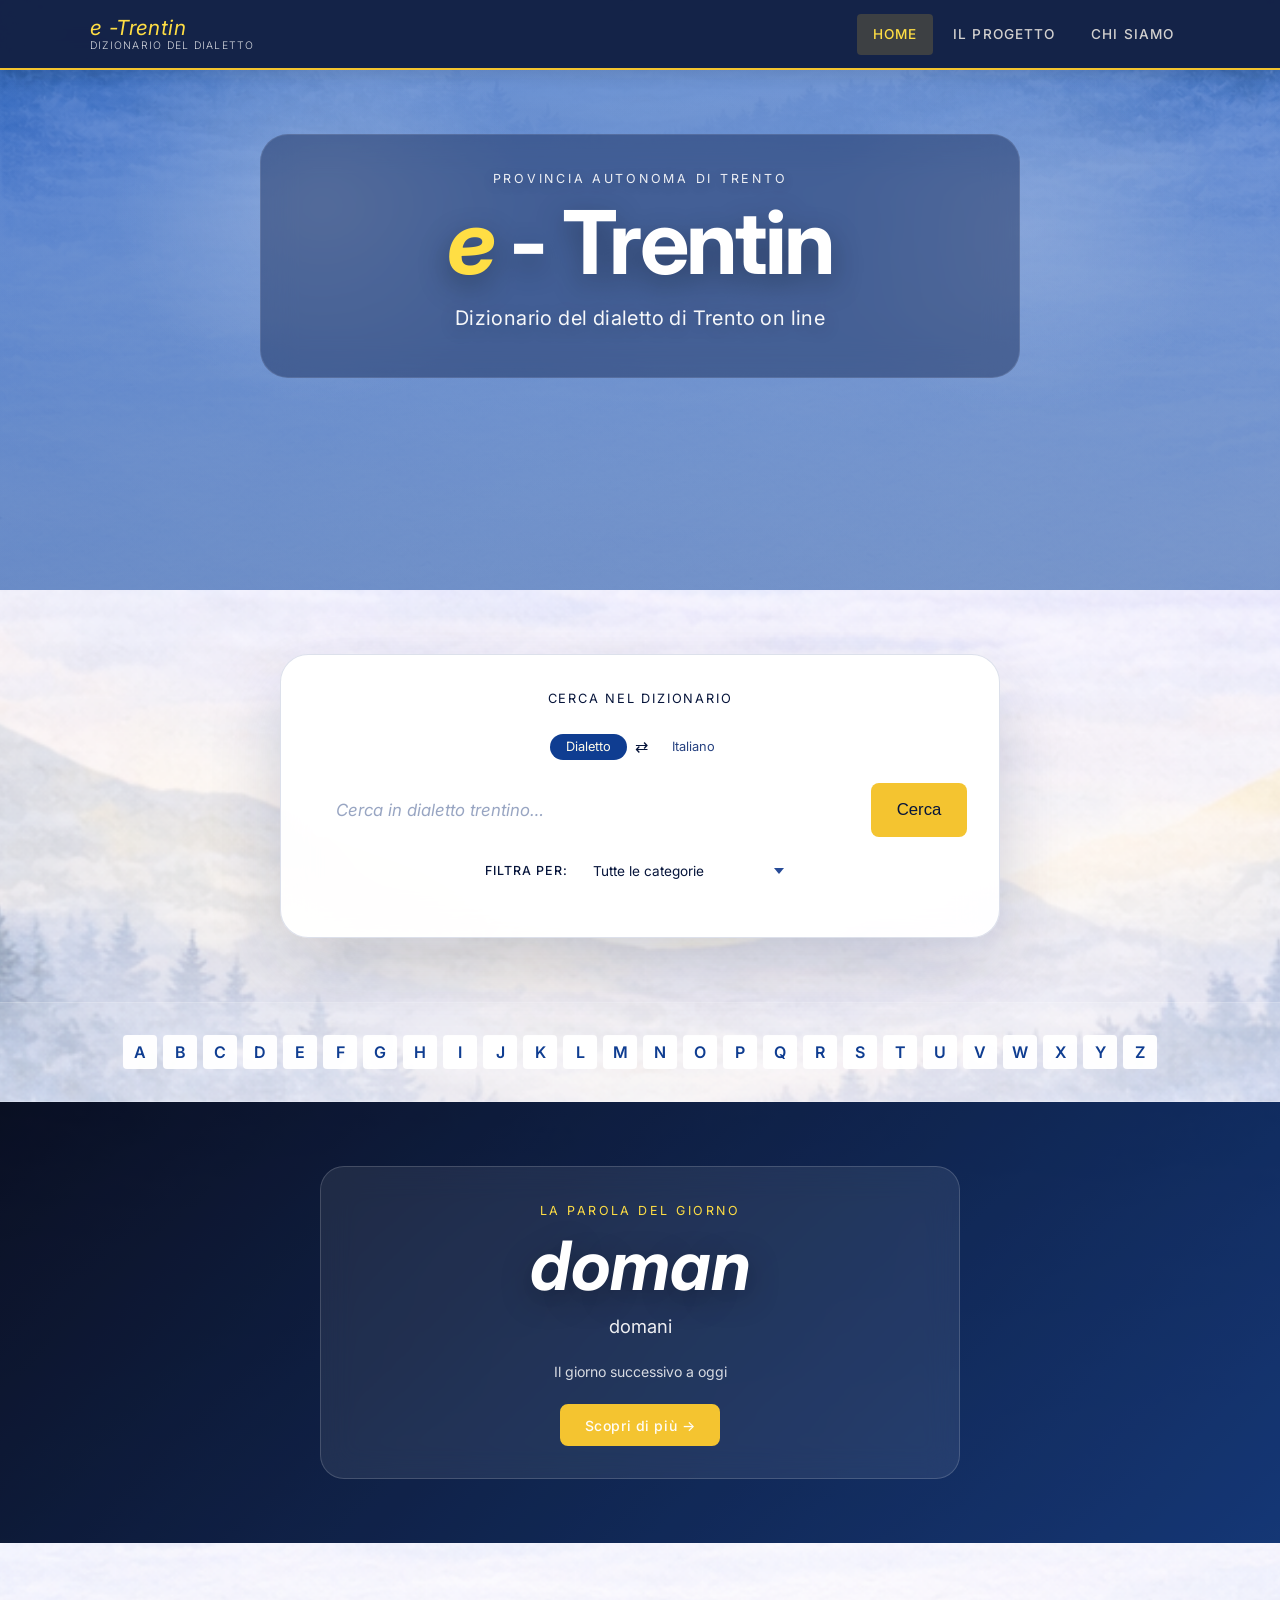
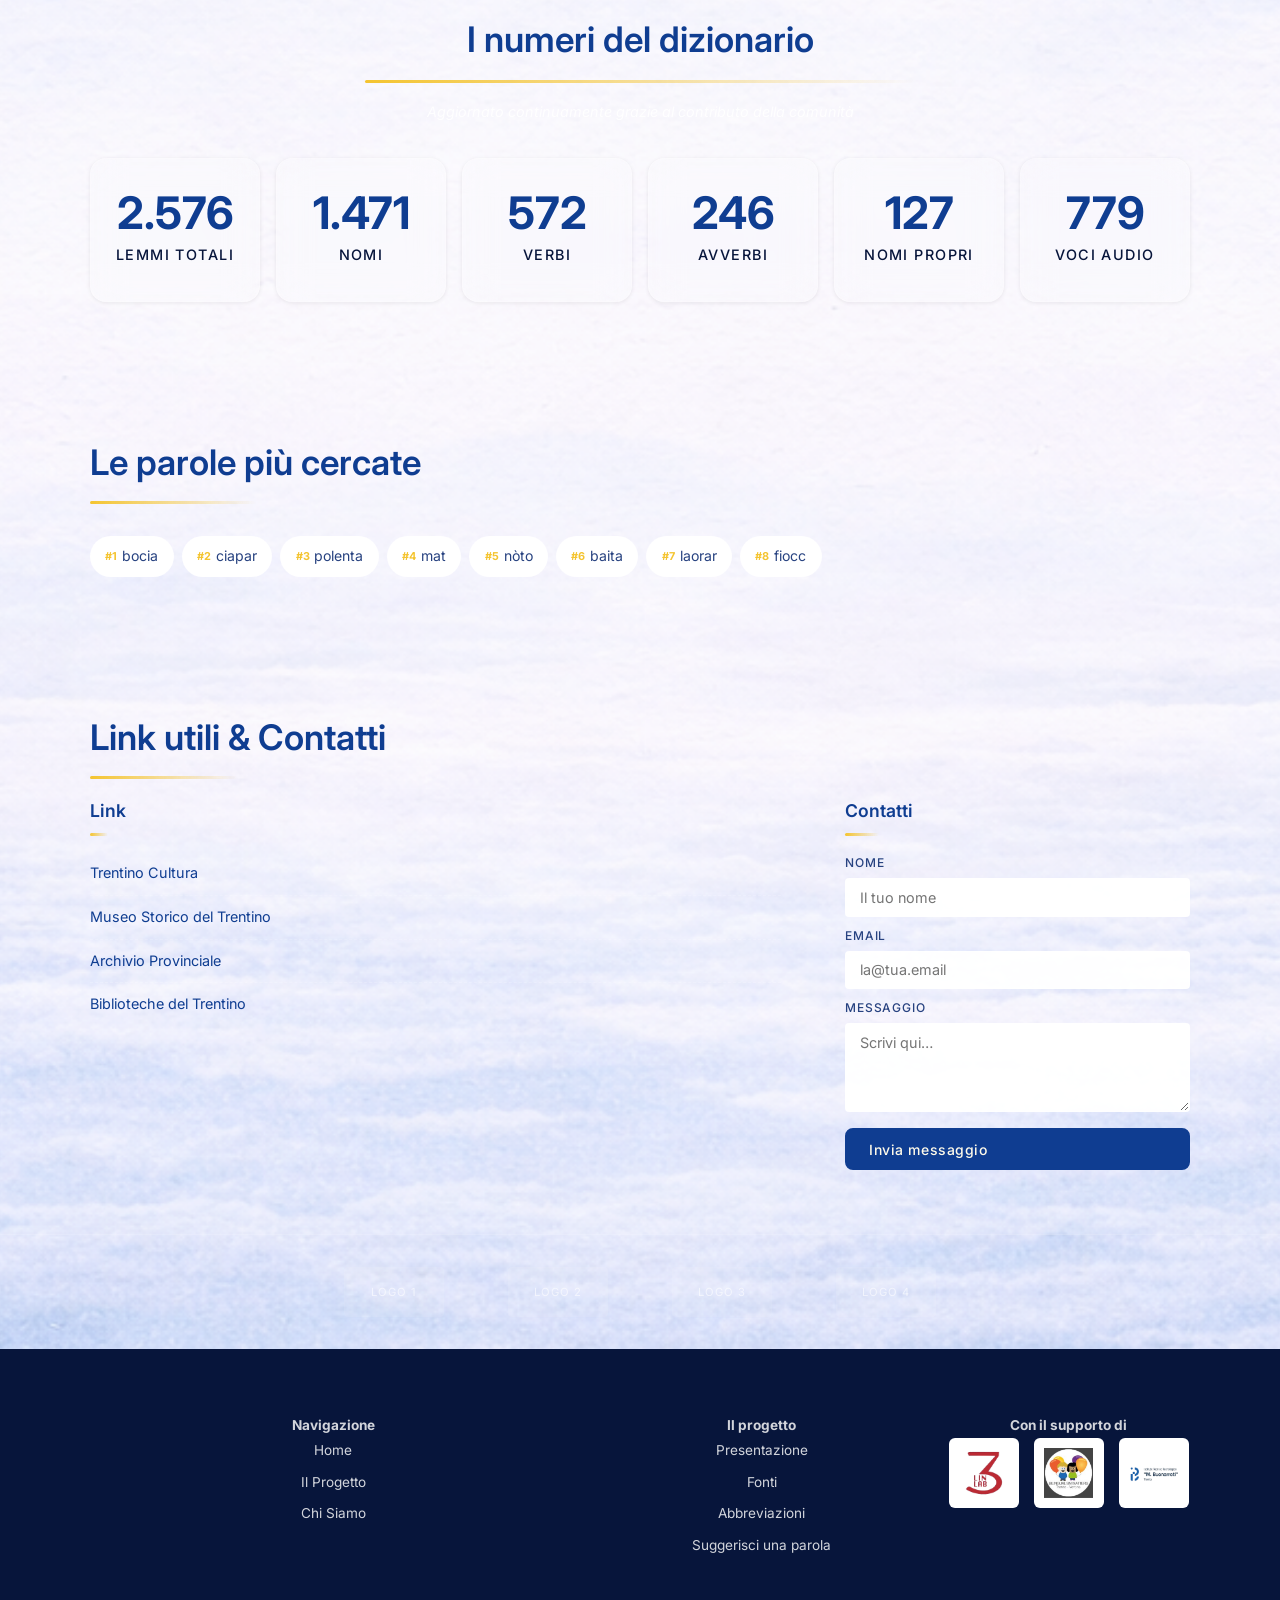
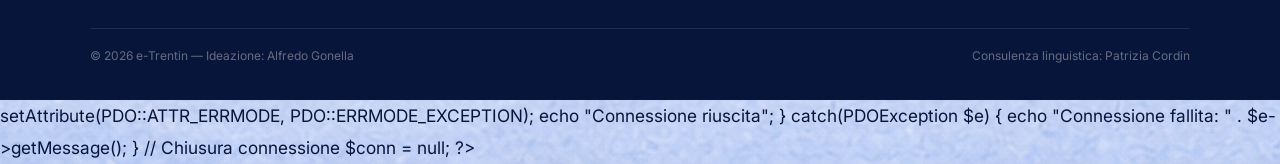
<file: SITO/index.html>
<!DOCTYPE html>
<html lang="it">
<head>
  <meta charset="UTF-8" />
  <meta name="viewport" content="width=device-width, initial-scale=1.0" />
  <meta name="description" content="e-Trentin — Dizionario del dialetto di Trento online. Cerca parole in dialetto trentino o in italiano." />
  <title>e-Trentin | Dizionario del dialetto di Trento</title>

  <!-- Favicon (puoi sostituire con un file .ico reale) -->
  <link rel="icon" href="data:image/svg+xml,<svg xmlns='http://www.w3.org/2000/svg' viewBox='0 0 100 100'><text y='.9em' font-size='90'>🏔</text></svg>" />

  <!-- CSS: foglio principale + home -->
  <link rel="stylesheet" href="style.css" />
  <link rel="stylesheet" href="home.css" />
</head>
<body>

  <!-- ══════════════════════════════════════════
       NAVBAR
       ══════════════════════════════════════════ -->
  <nav id="navbar" role="navigation" aria-label="Navigazione principale">
    <div class="container nav-inner">

      <!-- Logo testuale -->
      <a href="index.html" class="nav-logo" aria-label="e-Trentin — torna alla home">
        <span class="logo-title">e -Trentin</span>
        <span class="logo-sub">Dizionario del dialetto</span>
      </a>

      <!-- Hamburger (mobile) -->
      <button id="nav-toggle" class="nav-toggle" aria-label="Apri menu" aria-expanded="false" aria-controls="nav-links">
        <span></span>
        <span></span>
        <span></span>
      </button>

      <!-- Voci di menu -->
      <ul id="nav-links" class="nav-links" role="menubar">
        <li role="none"><a href="index.html"    role="menuitem" class="active">Home</a></li>
        <li role="none"><a href="progetto.html" role="menuitem">Il Progetto</a></li>
        <li role="none"><a href="chi-siamo.html" role="menuitem">Chi Siamo</a></li>
      </ul>
    </div>
  </nav>


  <!-- ══════════════════════════════════════════
       HEADER HERO
       ══════════════════════════════════════════ -->
  <header id="site-header" role="banner">
    <div class="container header-content">
      <p class="header-pretitle animate-fade-up delay-1">Provincia Autonoma di Trento</p>
      <h1 class="site-title animate-fade-up delay-2">
        <em>e</em> - Trentin
      </h1>
      <p class="site-subtitle animate-fade-up delay-3">
        Dizionario del dialetto di Trento on line
      </p>
    </div>
  </header>


  <!-- ══════════════════════════════════════════
       SEZIONE RICERCA
       ══════════════════════════════════════════ -->
  <main id="main-content">
    <section id="cerca" aria-labelledby="cerca-title">
      <div class="container">

        <div class="search-wrapper">
          <p class="search-intro" id="cerca-title">Cerca nel dizionario</p>

          <!-- Toggle direzione: dialetto ↔ italiano -->
          <div class="search-direction" role="group" aria-label="Direzione di ricerca">
            <button class="dir-btn active" data-dir="dialetto" aria-pressed="true">
              Dialetto
            </button>
            <span class="dir-arrow" aria-hidden="true">⇄</span>
            <button class="dir-btn" data-dir="italiano" aria-pressed="false">
              Italiano
            </button>
          </div>

          <!-- Barra di ricerca con autocomplete -->
          <div class="search-box" role="search">
            <label for="search-input" class="visually-hidden">Inserisci il termine da cercare</label>
            <input
              type="search"
              id="search-input"
              class="search-input"
              placeholder="Cerca in dialetto trentino…"
              autocomplete="off"
              autocorrect="off"
              spellcheck="false"
              aria-autocomplete="list"
              aria-controls="autocomplete-dropdown"
            />
            <button id="search-btn" class="search-btn" aria-label="Avvia ricerca">
              Cerca
            </button>
            <!-- Dropdown autocomplete -->
            <div
              id="autocomplete-dropdown"
              class="autocomplete-dropdown"
              role="listbox"
              aria-label="Suggerimenti"
            ></div>
          </div>

          <!-- Filtro per categoria grammaticale -->
          <div class="filter-row">
            <span class="filter-label" id="filter-label">Filtra per:</span>
            <label for="filter-categoria" class="visually-hidden">Categoria grammaticale</label>
            <select id="filter-categoria" class="filter-select" aria-labelledby="filter-label">
              <option value="tutte">Tutte le categorie</option>
              <option value="sm">sm — Sostantivo maschile</option>
              <option value="sf">sf — Sostantivo femminile</option>
              <option value="np">np — Nome proprio</option>
              <option value="vb">vb — Verbo</option>
              <option value="avv">avv — Avverbio</option>
            </select>
          </div>
        </div><!-- /.search-wrapper -->

      </div><!-- /.container -->
    </section><!-- /#cerca -->


    <!-- ══════════════════════════════════════════
         NAVIGAZIONE ALFABETICA
         ══════════════════════════════════════════ -->
    <section id="alfabeto" aria-label="Sfoglia per lettera">
      <div class="container">
        <nav class="alphabet-nav" role="navigation" aria-label="Alfabeto">
          <!-- Le lettere vengono generate per comodità,
               ma potresti anche scriverle a mano -->
          <script>
            (function() {
              const lettere = 'ABCDEFGHIJKLMNOPQRSTUVWXYZ'.split('');
              lettere.forEach(l => {
                document.write(
                  `<button class="alpha-btn" data-letter="${l}" aria-label="Parole che iniziano con ${l}">${l}</button>`
                );
              });
            })();
          </script>
        </nav>
      </div>
    </section>


    <!-- ══════════════════════════════════════════
         RISULTATI RICERCA (nascosta all'inizio)
         ══════════════════════════════════════════ -->
    <section id="risultati" aria-live="polite" aria-label="Risultati della ricerca" hidden>
      <div class="container">
        <div class="results-header">
          <h2 class="section-title">Risultati</h2>
          <span id="results-count" class="results-count" aria-atomic="true"></span>
        </div>
        <div id="results-list" class="results-list" role="list"></div>
      </div>
    </section>


    <!-- ══════════════════════════════════════════
         PAROLA DEL GIORNO
         ══════════════════════════════════════════ -->
    <section id="parola-giorno" aria-labelledby="pdg-heading">
      <div class="container parola-giorno-inner">
        <p class="pdg-label">La parola del giorno</p>
        <h2 class="pdg-word" id="pdg-word" aria-atomic="true">—</h2>
        <p class="pdg-translation" id="pdg-translation"></p>
        <p style="font-size:.88rem; color:rgba(245,240,232,.6); margin-bottom:1.2rem;" id="pdg-definition"></p>
        <button id="pdg-btn" class="btn btn-accent">
          Scopri di più →
        </button>
      </div>
    </section>


    <!-- ══════════════════════════════════════════
         I NUMERI DEL DIZIONARIO
         ══════════════════════════════════════════ -->
    <section id="numeri" aria-labelledby="numeri-title">
      <div class="container">
        <h2 class="section-title centered" id="numeri-title">I numeri del dizionario</h2>
        <p style="text-align:center; color:var(--clr-light-text); font-style:italic; margin-bottom:2rem; font-size:.9rem;">
          Aggiornato continuamente grazie al contributo della comunità
        </p>
        <div class="stats-grid">
          <!-- data-count: valore finale animato da JS -->
          <div class="stat-item card">
            <span class="stat-number" id="count-lemmi" data-count="3240">0</span>
            <span class="stat-label">Lemmi totali</span>
          </div>
          <div class="stat-item card">
            <span class="stat-number" id="count-nomi" data-count="1850">0</span>
            <span class="stat-label">Nomi</span>
          </div>
          <div class="stat-item card">
            <span class="stat-number" id="count-verbi" data-count="720">0</span>
            <span class="stat-label">Verbi</span>
          </div>
          <div class="stat-item card">
            <span class="stat-number" id="count-avv" data-count="310">0</span>
            <span class="stat-label">Avverbi</span>
          </div>
          <div class="stat-item card">
            <span class="stat-number" id="count-np" data-count="160">0</span>
            <span class="stat-label">Nomi propri</span>
          </div>
          <div class="stat-item card">
            <span class="stat-number" id="count-audio" data-count="980">0</span>
            <span class="stat-label">Voci audio</span>
          </div>
        </div>
      </div>
    </section>


    <!-- ══════════════════════════════════════════
         PAROLE PIÙ CERCATE
         ══════════════════════════════════════════ -->
    <section id="piu-cercate" aria-labelledby="trending-title">
      <div class="container">
        <h2 class="section-title" id="trending-title">Le parole più cercate</h2>
        <div id="trending-chips" class="trending-grid" role="list" aria-label="Parole più cercate"></div>
      </div>
    </section>


    <!-- ══════════════════════════════════════════
         LINK E CONTATTI
         ══════════════════════════════════════════ -->
    <section id="link-contatti" aria-labelledby="link-title">
      <div class="container">
        <h2 class="section-title" id="link-title">Link utili &amp; Contatti</h2>

        <div class="link-contatti-grid">

          <!-- Link esterni -->
          <div>
            <h3 class="section-title" style="font-size:1.1rem; margin-bottom:1rem;">Link</h3>
            <ul class="external-links-list" aria-label="Link esterni">
              <li><a href="https://www.trentinocultura.net" target="_blank" rel="noopener">Trentino Cultura</a></li>
              <li><a href="https://www.museostorico.it" target="_blank" rel="noopener">Museo Storico del Trentino</a></li>
              <li><a href="https://www.archivioprovinciale.provincia.tn.it" target="_blank" rel="noopener">Archivio Provinciale</a></li>
              <li><a href="https://www.biblioteche.provincia.tn.it" target="_blank" rel="noopener">Biblioteche del Trentino</a></li>
              <!-- Aggiungere altri link secondo l'allegato -->
            </ul>
          </div>

          <!-- Form contatti -->
          <div>
            <h3 class="section-title" style="font-size:1.1rem; margin-bottom:1rem;">Contatti</h3>
            <form id="form-contatti" class="contact-form" novalidate>
              <div class="form-field">
                <label for="contact-nome">Nome</label>
                <input type="text" id="contact-nome" name="nome" placeholder="Il tuo nome" />
              </div>
              <div class="form-field">
                <label for="contact-email">Email</label>
                <input type="email" id="contact-email" name="email" placeholder="la@tua.email" required />
              </div>
              <div class="form-field">
                <label for="contact-msg">Messaggio</label>
                <textarea id="contact-msg" name="messaggio" rows="4" placeholder="Scrivi qui…" required></textarea>
              </div>
              <button type="submit" class="btn btn-primary" style="margin-top:.5rem;">
                Invia messaggio
              </button>
            </form>
          </div>

        </div><!-- /.link-contatti-grid -->
      </div>
    </section>


    <!-- ══════════════════════════════════════════
         LOGHI
         ══════════════════════════════════════════ -->
    <section id="loghi" aria-label="Partner e sostenitori">
      <div class="container">
        <h2 class="visually-hidden">Partner e sostenitori</h2>
        <div class="loghi-row">
          <!-- Sostituire i placeholder con i tag <img> reali -->
          <div class="logo-placeholder" role="img" aria-label="Logo partner 1">Logo 1</div>
          <div class="logo-placeholder" role="img" aria-label="Logo partner 2">Logo 2</div>
          <div class="logo-placeholder" role="img" aria-label="Logo partner 3">Logo 3</div>
          <div class="logo-placeholder" role="img" aria-label="Logo partner 4">Logo 4</div>
        </div>
      </div>
    </section>

  </main><!-- /#main-content -->


  <!-- ══════════════════════════════════════════
       MODALE DETTAGLIO PAROLA
       (nascosto; aperto da JS)
       ══════════════════════════════════════════ -->
  <div
    id="word-modal-overlay"
    class="word-modal-overlay"
    role="dialog"
    aria-modal="true"
    aria-labelledby="modal-word-title"
  >
    <div class="word-modal">
      <button id="modal-close-btn" class="modal-close" aria-label="Chiudi dettaglio">✕</button>

      <!-- Intestazione -->
      <h2 class="modal-word-title" id="modal-word-title">—</h2>
      <p class="modal-word-phonetic"></p>

      <!-- Categoria -->
      <div class="modal-section">
        <h3>Categoria grammaticale</h3>
        <p><span class="badge" id="modal-categoria"></span></p>
      </div>

      <!-- Traduzione -->
      <div class="modal-section">
        <h3>Traduzione italiana</h3>
        <p id="modal-italiano" style="font-weight:500; color:var(--clr-dark);"></p>
      </div>

      <!-- Definizione -->
      <div class="modal-section">
        <h3>Definizione / Nota d'uso</h3>
        <p id="modal-definizione"></p>
      </div>

      <!-- Audio (placeholder) -->
      <div class="modal-section">
        <h3>Pronuncia audio</h3>
        <button class="audio-btn" aria-label="Ascolta la pronuncia">
          🔊 Ascolta la pronuncia
        </button>
        <p style="font-size:.78rem; color:var(--clr-light-text); margin-top:.4rem; font-style:italic;">
          Lettura a cura di: Paola Bortolameotti, Alberto Cosa, Giordano Dainese
        </p>
      </div>

    </div>
  </div>


  <!-- ══════════════════════════════════════════
       FOOTER
       ══════════════════════════════════════════ -->
  <footer id="site-footer" role="contentinfo">
    <div class="container">
      <div class="footer-grid">
        <!-- Navigazione -->
        <div class="footer-col">
          <h4>Navigazione</h4>
          <ul>
            <li><a href="index.html">Home</a></li>
            <li><a href="progetto.html">Il Progetto</a></li>
            <li><a href="chi-siamo.html">Chi Siamo</a></li>
          </ul>
        </div>

        <!-- Progetto -->
        <div class="footer-col">
          <h4>Il progetto</h4>
          <ul>
            <li><a href="progetto.html#presentazione">Presentazione</a></li>
            <li><a href="progetto.html#fonti">Fonti</a></li>
            <li><a href="progetto.html#abbreviazioni">Abbreviazioni</a></li>
            <li><a href="progetto.html#suggerisci-parola">Suggerisci una parola</a></li>
          </ul>
        </div>

        <!-- Supporto -->
        <div class="footer-col">
          <h4>Con il supporto di</h4>
          <div class="footer-logos">
            <img src="Foto/logo3.png" alt="Logo 3" class="footer-logo">
            <img src="Foto/logoBilingualism.png" alt="Logo Bilingualism" class="footer-logo">
            <img src="Foto/logoBuonarroti.png" alt="Logo Buonarroti" class="footer-logo">
          </div>
        </div>

      </div>

      <div class="footer-bottom">
        <span>© <script>document.write(new Date().getFullYear())</script> e-Trentin — Ideazione: Alfredo Gonella</span>
        <span>Consulenza linguistica: Patrizia Cordin</span>
      </div>
    </div>
  </footer>


  <!-- ══════════════════════════════════════════
       SCRIPT
       Caricati in fondo per performance
       ══════════════════════════════════════════ -->
  <script src="main.js"></script>
  <script src="home.js"></script>

</body>
</html>

<?php
$servername = "localhost";
$username = "root";
$password = "";
$dbname = "etrentin";

try {
    // Creazione della connessione
    $conn = new PDO("mysql:host=$servername;dbname=$dbname", $username, $password);
    // Impostazione dell'errore PDO su eccezione
    $conn->setAttribute(PDO::ATTR_ERRMODE, PDO::ERRMODE_EXCEPTION);
    echo "Connessione riuscita";
} catch(PDOException $e) {
    echo "Connessione fallita: " . $e->getMessage();
}
// Chiusura connessione
$conn = null;

?>
</file>
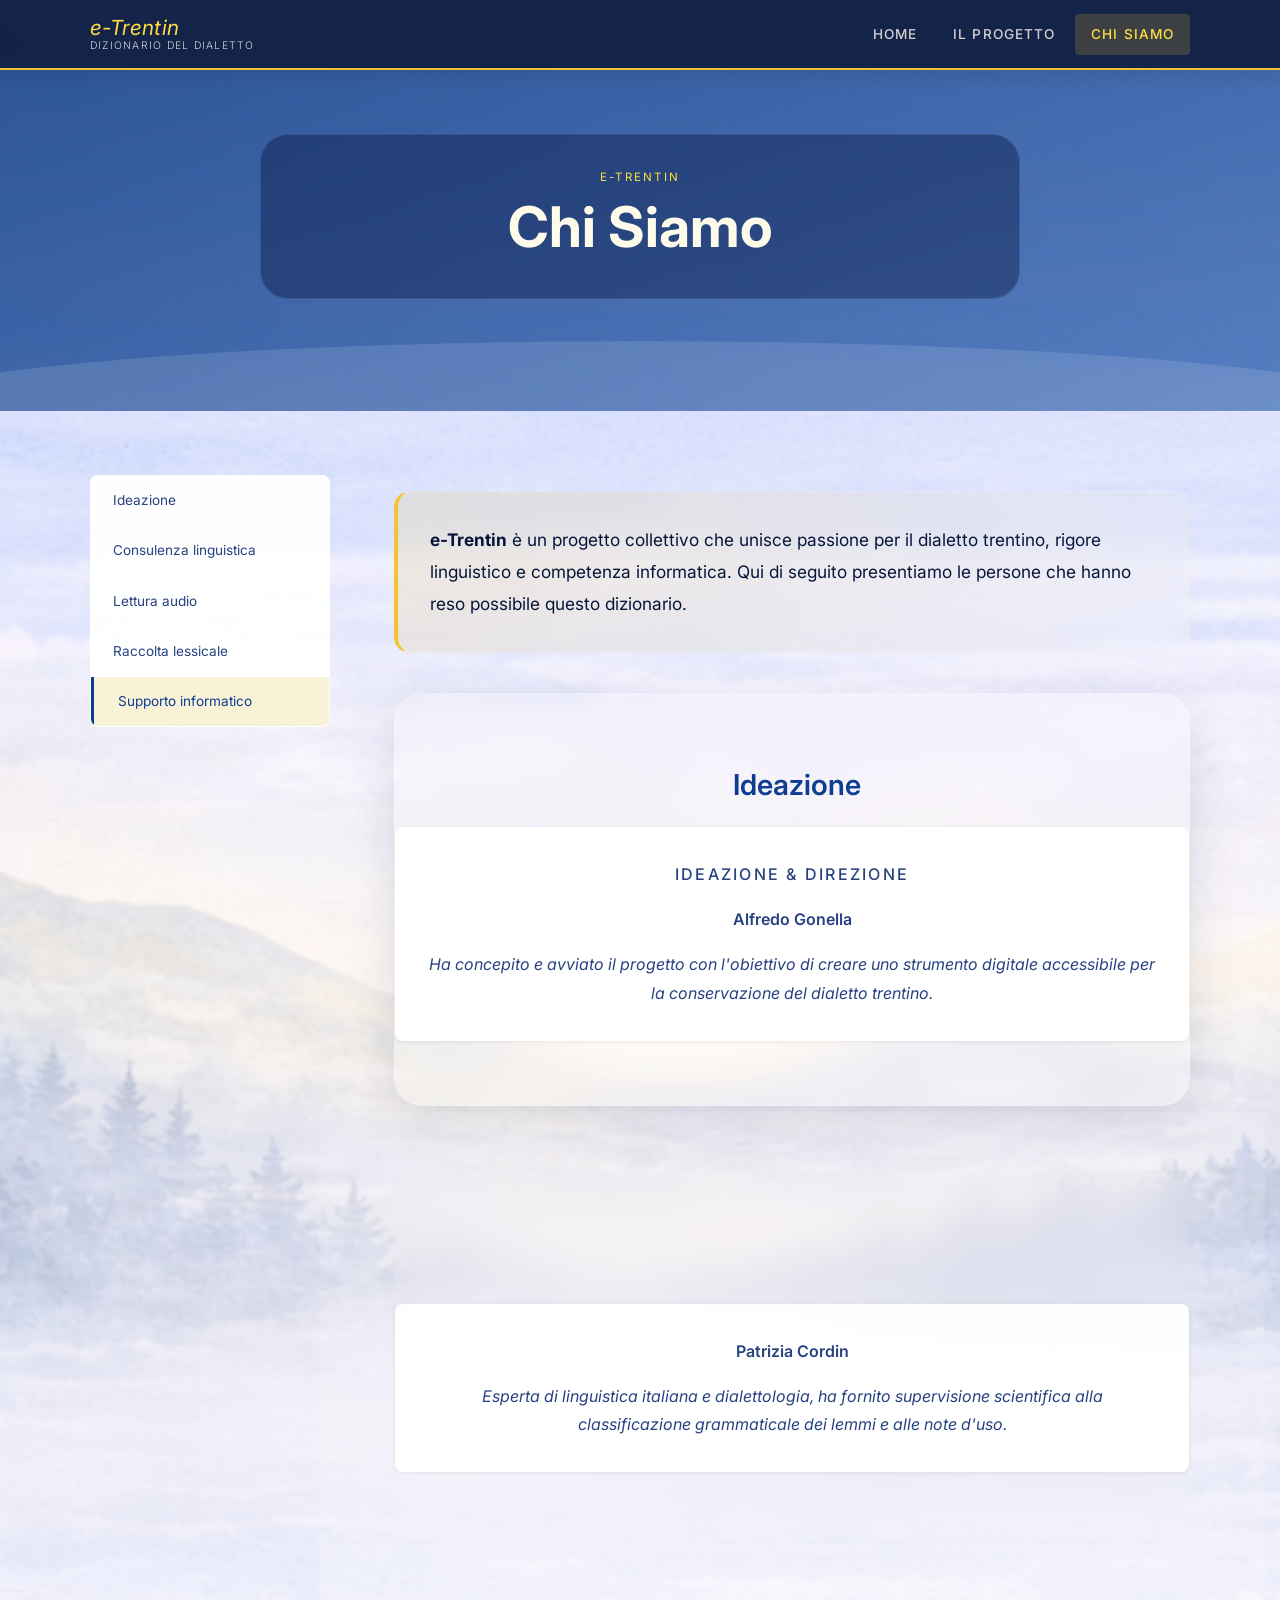
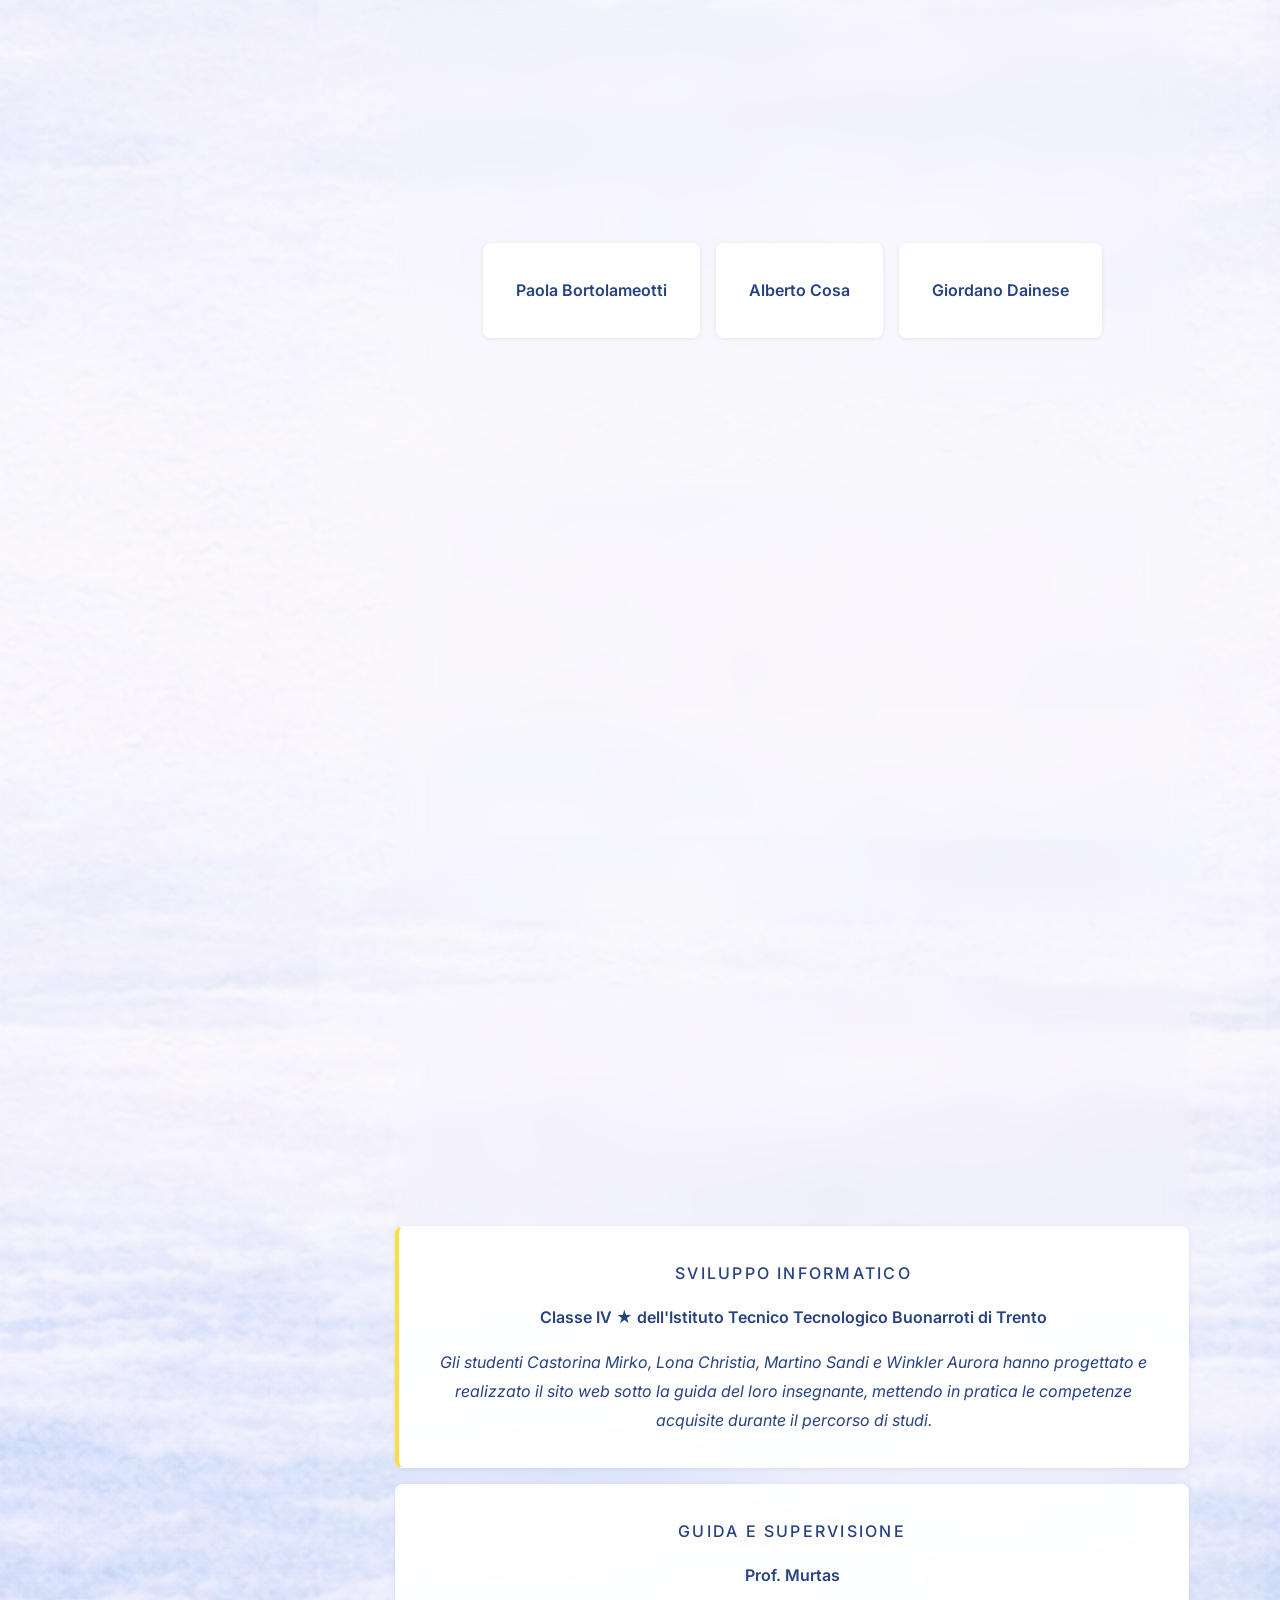
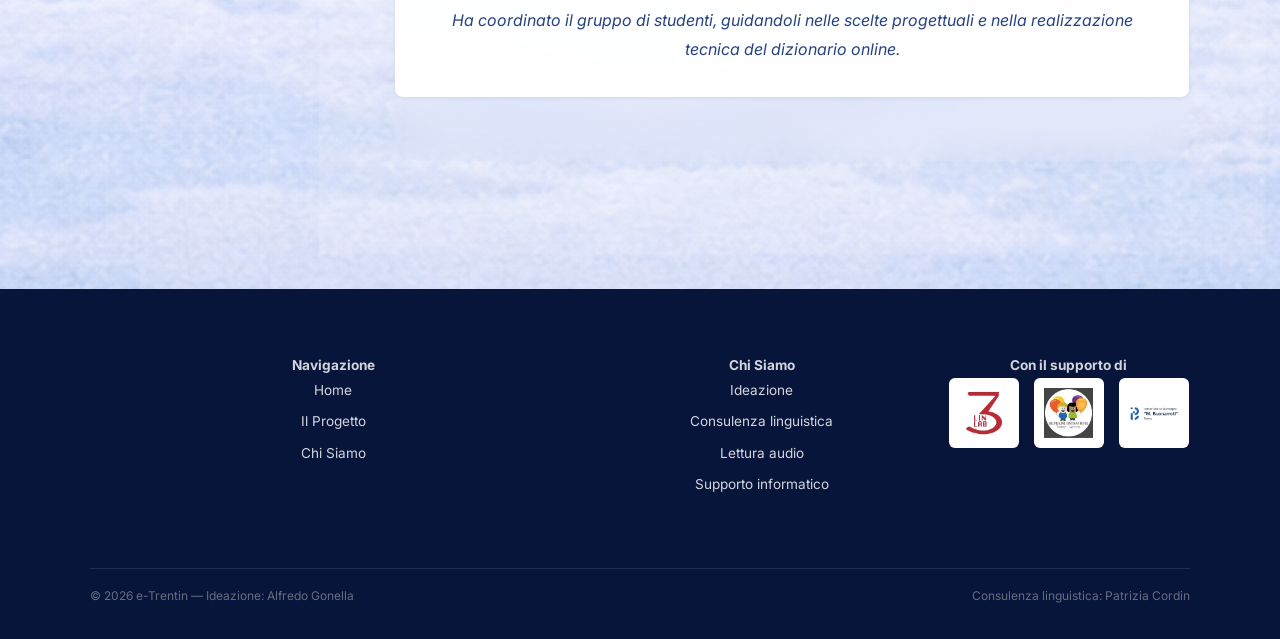
<file: SITO/chi-siamo.html>
<!DOCTYPE html>
<html lang="it">
<head>
  <meta charset="UTF-8" />
  <meta name="viewport" content="width=device-width, initial-scale=1.0" />
  <meta name="description" content="Chi siamo: il team di e-Trentin — ideazione, consulenza linguistica, lettura audio, collaboratori e supporto informatico." />
  <title>Chi Siamo | e-Trentin</title>

  <link rel="icon" href="data:image/svg+xml,<svg xmlns='http://www.w3.org/2000/svg' viewBox='0 0 100 100'><text y='.9em' font-size='90'>🏔</text></svg>" />

  <link rel="stylesheet" href="style.css" />
  <link rel="stylesheet" href="pagine-interne.css" />
</head>
<body>

  <!-- NAVBAR -->
  <nav id="navbar" role="navigation" aria-label="Navigazione principale">
    <div class="container nav-inner">
      <a href="index.html" class="nav-logo" aria-label="e-Trentin — torna alla home">
        <span class="logo-title">e-Trentin</span>
        <span class="logo-sub">Dizionario del dialetto</span>
      </a>
      <button id="nav-toggle" class="nav-toggle" aria-label="Apri menu" aria-expanded="false" aria-controls="nav-links">
        <span></span><span></span><span></span>
      </button>
      <ul id="nav-links" class="nav-links" role="menubar">
        <li role="none"><a href="index.html"     role="menuitem">Home</a></li>
        <li role="none"><a href="progetto.html"  role="menuitem">Il Progetto</a></li>
        <li role="none"><a href="chi-siamo.html" role="menuitem" class="active">Chi Siamo</a></li>
      </ul>
    </div>
  </nav>


  <!-- HERO PAGINA -->
  <header class="page-hero" role="banner">
    <div class="container header-content">
      <span class="page-hero-tag">e-Trentin</span>
      <h1 class="page-hero-title">Chi Siamo</h1>
    </div>
  </header>


  <!-- CONTENUTO PRINCIPALE -->
  <main id="main-content">
    <div class="page-layout">

        <!-- SIDEBAR -->
        <aside class="page-sidebar" aria-label="Sezioni della pagina">
          <nav aria-label="Contenuto pagina">
            <ul class="sidebar-nav">
              <li><a href="#ideazione">Ideazione</a></li>
              <li><a href="#consulenza">Consulenza linguistica</a></li>
              <li><a href="#audio">Lettura audio</a></li>
              <li><a href="#raccolta">Raccolta lessicale</a></li>
              <li><a href="#informatica">Supporto informatico</a></li>
            </ul>
          </nav>
        </aside>


        <!-- CONTENUTO -->
        <div class="page-content">

          <!-- Breve introduzione -->
          <div class="highlight-box" style="margin-bottom: 2.5rem;">
            <p>
              <strong>e-Trentin</strong> è un progetto collettivo che unisce passione per il dialetto trentino, rigore linguistico e competenza informatica. Qui di seguito presentiamo le persone che hanno reso possibile questo dizionario.
            </p>
          </div>


          <!-- IDEAZIONE -->
          <section id="ideazione" class="content-section" aria-labelledby="id-title">
            <h2 id="id-title">
              <span class="section-icon" aria-hidden="true"></span>
              Ideazione
            </h2>

            <div class="team-grid">
              <div class="team-card">
                <p class="team-card-role">Ideazione &amp; Direzione</p>
                <p class="team-card-name">Alfredo Gonella</p>
                <p class="team-card-detail">
                  Ha concepito e avviato il progetto con l'obiettivo di creare uno strumento digitale accessibile per la conservazione del dialetto trentino.
                </p>
              </div>
            </div>
          </section>


          <!-- CONSULENZA LINGUISTICA -->
          <section id="consulenza" class="content-section" aria-labelledby="cl-title">
            <h2 id="cl-title">
              Consulenza linguistica
            </h2>

            <div class="team-grid">
              <div class="team-card">
                <p class="team-card-name">Patrizia Cordin</p>
                <p class="team-card-detail">
                  Esperta di linguistica italiana e dialettologia, ha fornito supervisione scientifica alla classificazione grammaticale dei lemmi e alle note d'uso.
                </p>
              </div>
            </div>
          </section>


          <!-- LETTURA AUDIO -->
          <section id="audio" class="content-section" aria-labelledby="au-title">
            <h2 id="au-title">
              Lettura degli audio
            </h2>
            <p>
              Le registrazioni audio della pronuncia delle parole in dialetto trentino sono state realizzate da parlanti nativi, garantendo autenticità e qualità fonetica.
            </p>

            <div class="team-grid">
              <div class="team-card">
                <p class="team-card-name">Paola Bortolameotti</p>
              </div>
              <div class="team-card">
                <p class="team-card-name">Alberto Cosa</p>
              </div>
              <div class="team-card">
                <p class="team-card-name">Giordano Dainese</p>
              </div>
            </div>
          </section>


          <!-- COLLABORAZIONE RACCOLTA LESSICALE -->
          <section id="raccolta" class="content-section" aria-labelledby="ra-title">
            <h2 id="ra-title">
              Collaborazione alla raccolta lessicale
            </h2>
            <p>
              Un ringraziamento sentito a tutte le persone che hanno contribuito alla raccolta del materiale lessicale, segnalando parole, varianti, aneddoti e contesti d'uso.
            </p>
            <div class="highlight-box terracotta">
              <strong>La lista dei collaboratori</strong> verrà completata e pubblicata in questa sezione. Anche tu puoi contribuire tramite la sezione <a href="progetto.html#suggerisci-parola" style="color:var(--clr-terracotta); font-weight:600;">Suggerisci una parola</a>.
            </div>
          </section>


          <!-- SUPPORTO INFORMATICO -->
          <section id="informatica" class="content-section" aria-labelledby="it-title">
            <h2 id="it-title">
              Supporto informatico
            </h2>
            <p>
              Lo sviluppo del sito e dell'infrastruttura tecnica è stato realizzato grazie alla collaborazione degli studenti dell'Istituto Tecnico Tecnologico Buonarroti di Trento.
            </p>

            <div class="team-grid">

              <!-- Card speciale scuola -->
              <div class="team-card school">
                <p class="team-card-role">Sviluppo informatico</p>
                <p class="team-card-name">Classe IV ★ dell'Istituto Tecnico Tecnologico Buonarroti di Trento</p>
                <p class="team-card-detail">
                  Gli studenti Castorina Mirko, Lona Christia, Martino Sandi e Winkler Aurora hanno progettato e realizzato il sito web sotto la guida del loro insegnante, mettendo in pratica le competenze acquisite durante il percorso di studi.
                </p>
              </div>

              <!-- Professore -->
              <div class="team-card">
                <p class="team-card-role">Guida e supervisione</p>
                <p class="team-card-name">Prof. Murtas</p>
                <p class="team-card-detail">
                  Ha coordinato il gruppo di studenti, guidandoli nelle scelte progettuali e nella realizzazione tecnica del dizionario online.
                </p>
              </div>

            </div>

        </div><!-- /.page-content -->
      </div><!-- /.page-layout -->
    </main>


  <!-- FOOTER -->
  <footer id="site-footer" role="contentinfo">
    <div class="container">
      <div class="footer-grid">
        <div class="footer-col">
          <h4>Navigazione</h4>
          <ul>
            <li><a href="index.html">Home</a></li>
            <li><a href="progetto.html">Il Progetto</a></li>
            <li><a href="chi-siamo.html">Chi Siamo</a></li>
          </ul>
        </div>
        <div class="footer-col">
          <h4>Chi Siamo</h4>
          <ul>
            <li><a href="#ideazione">Ideazione</a></li>
            <li><a href="#consulenza">Consulenza linguistica</a></li>
            <li><a href="#audio">Lettura audio</a></li>
            <li><a href="#informatica">Supporto informatico</a></li>
          </ul>
        </div>
        <!-- Supporto -->
        <div class="footer-col">
          <h4>Con il supporto di</h4>
          <div class="footer-logos">
            <img src="Foto/logo3.png" alt="Logo 3" class="footer-logo">
            <img src="Foto/logoBilingualism.png" alt="Logo Bilingualism" class="footer-logo">
            <img src="Foto/logoBuonarroti.png" alt="Logo Buonarroti" class="footer-logo">
          </div>
        </div>
      </div>
      <div class="footer-bottom">
        <span>© <script>document.write(new Date().getFullYear())</script> e-Trentin — Ideazione: Alfredo Gonella</span>
        <span>Consulenza linguistica: Patrizia Cordin</span>
      </div>
    </div>
  </footer>


  <!-- SCRIPT -->
  <script src="main.js"></script>
  <!-- Nessun JS specifico per questa pagina oltre al main -->

</body>
</html>
</file>
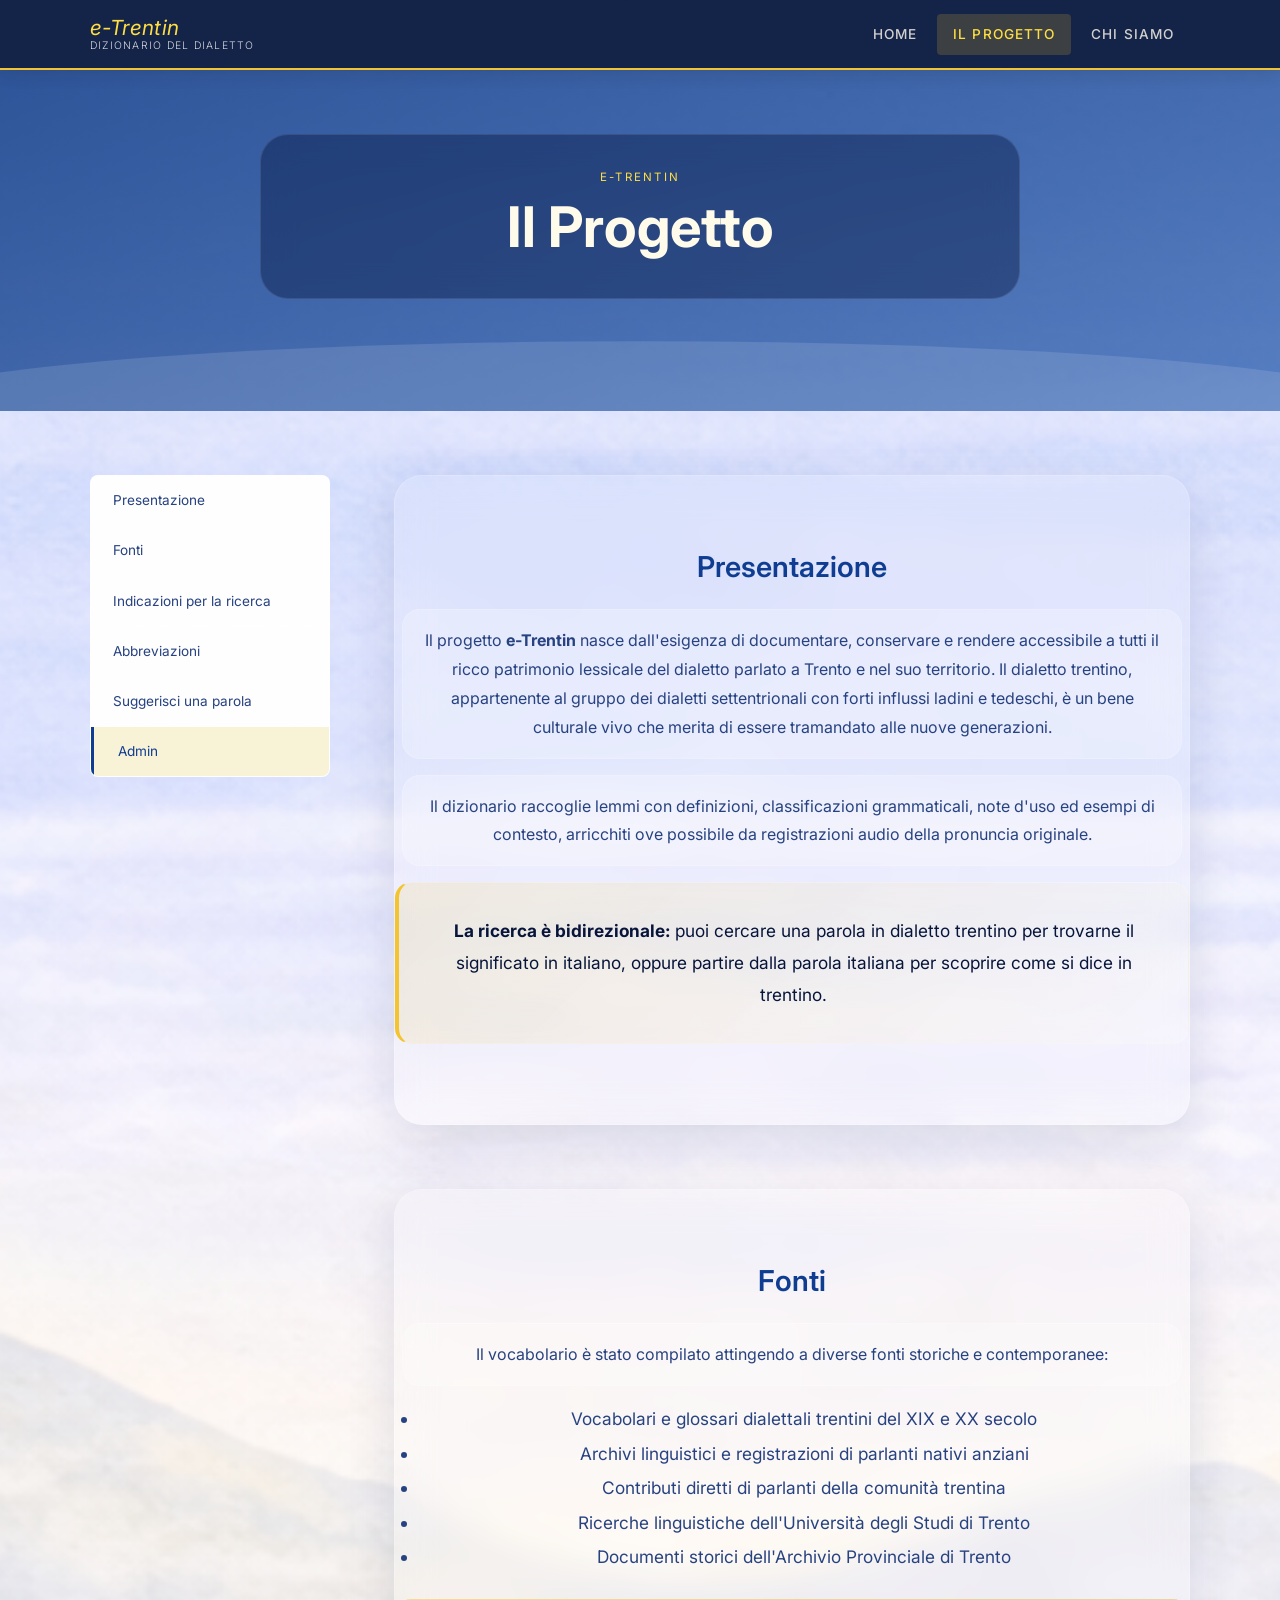
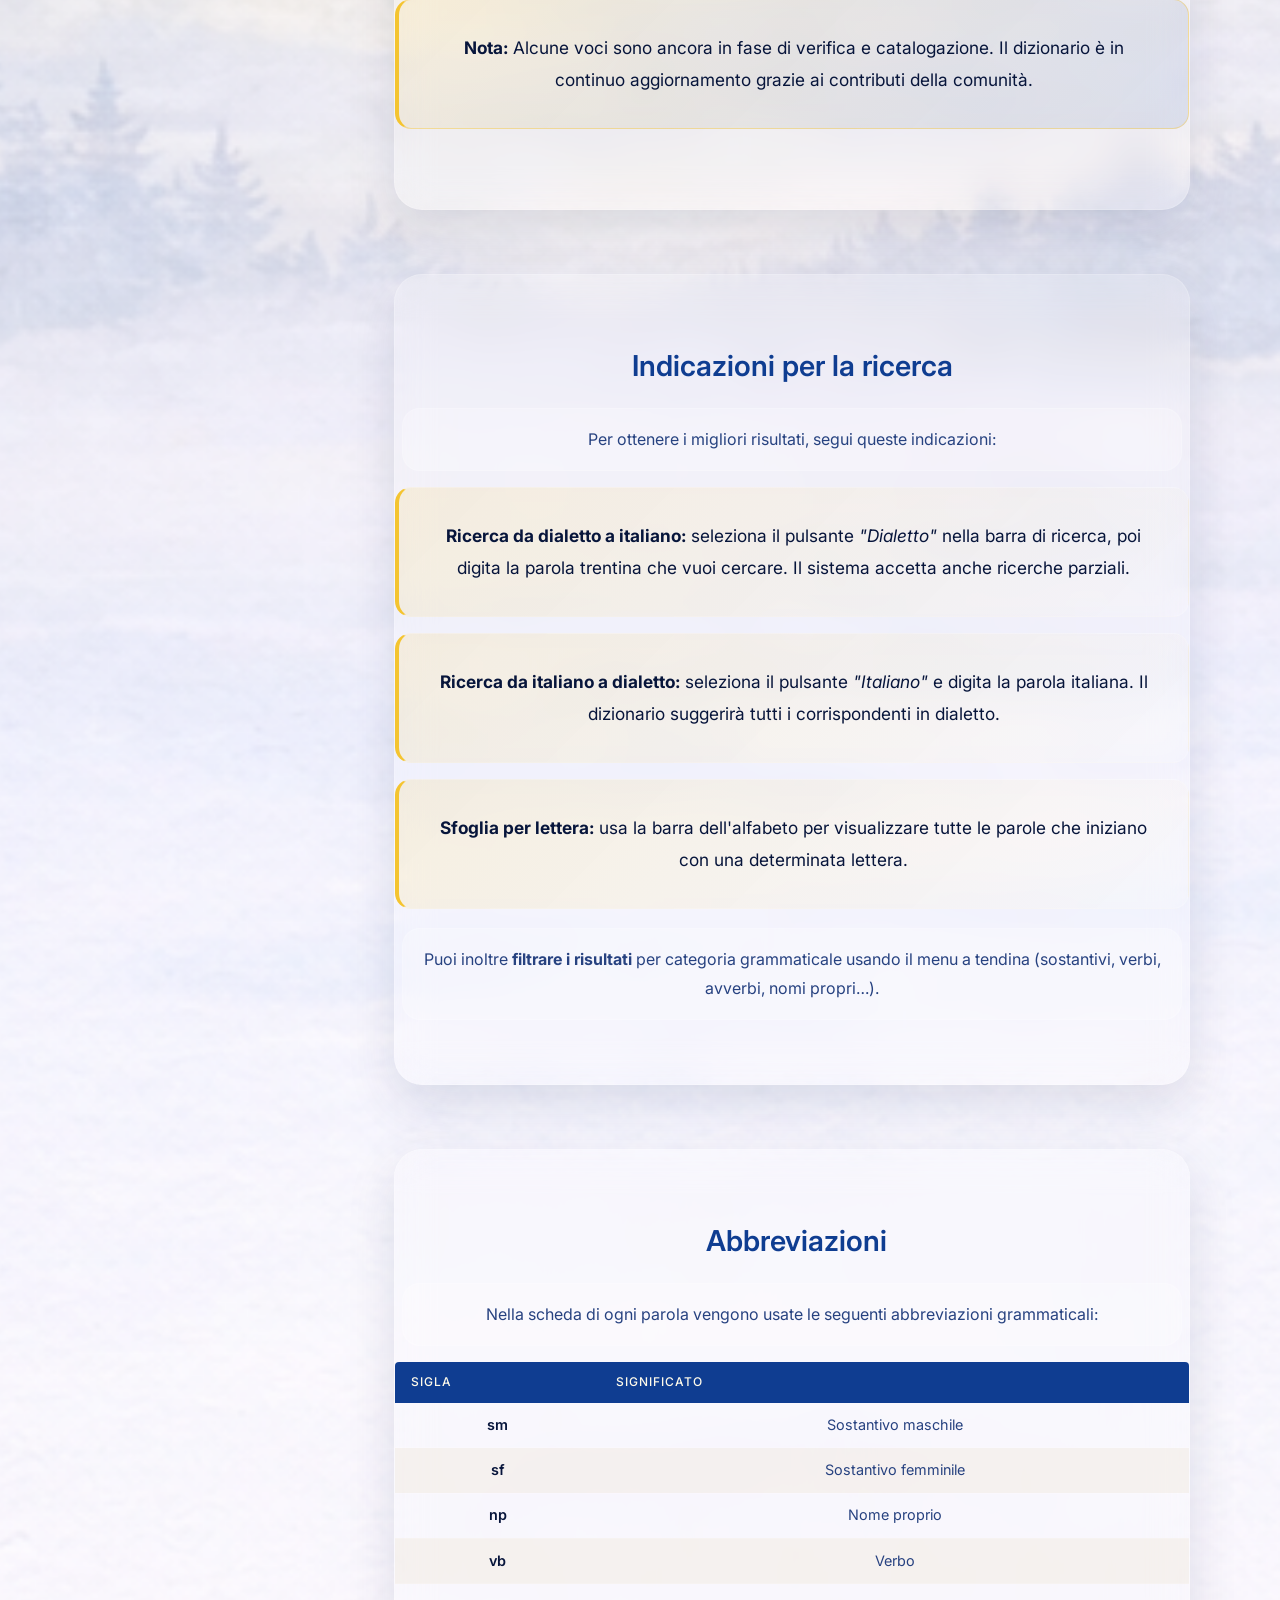
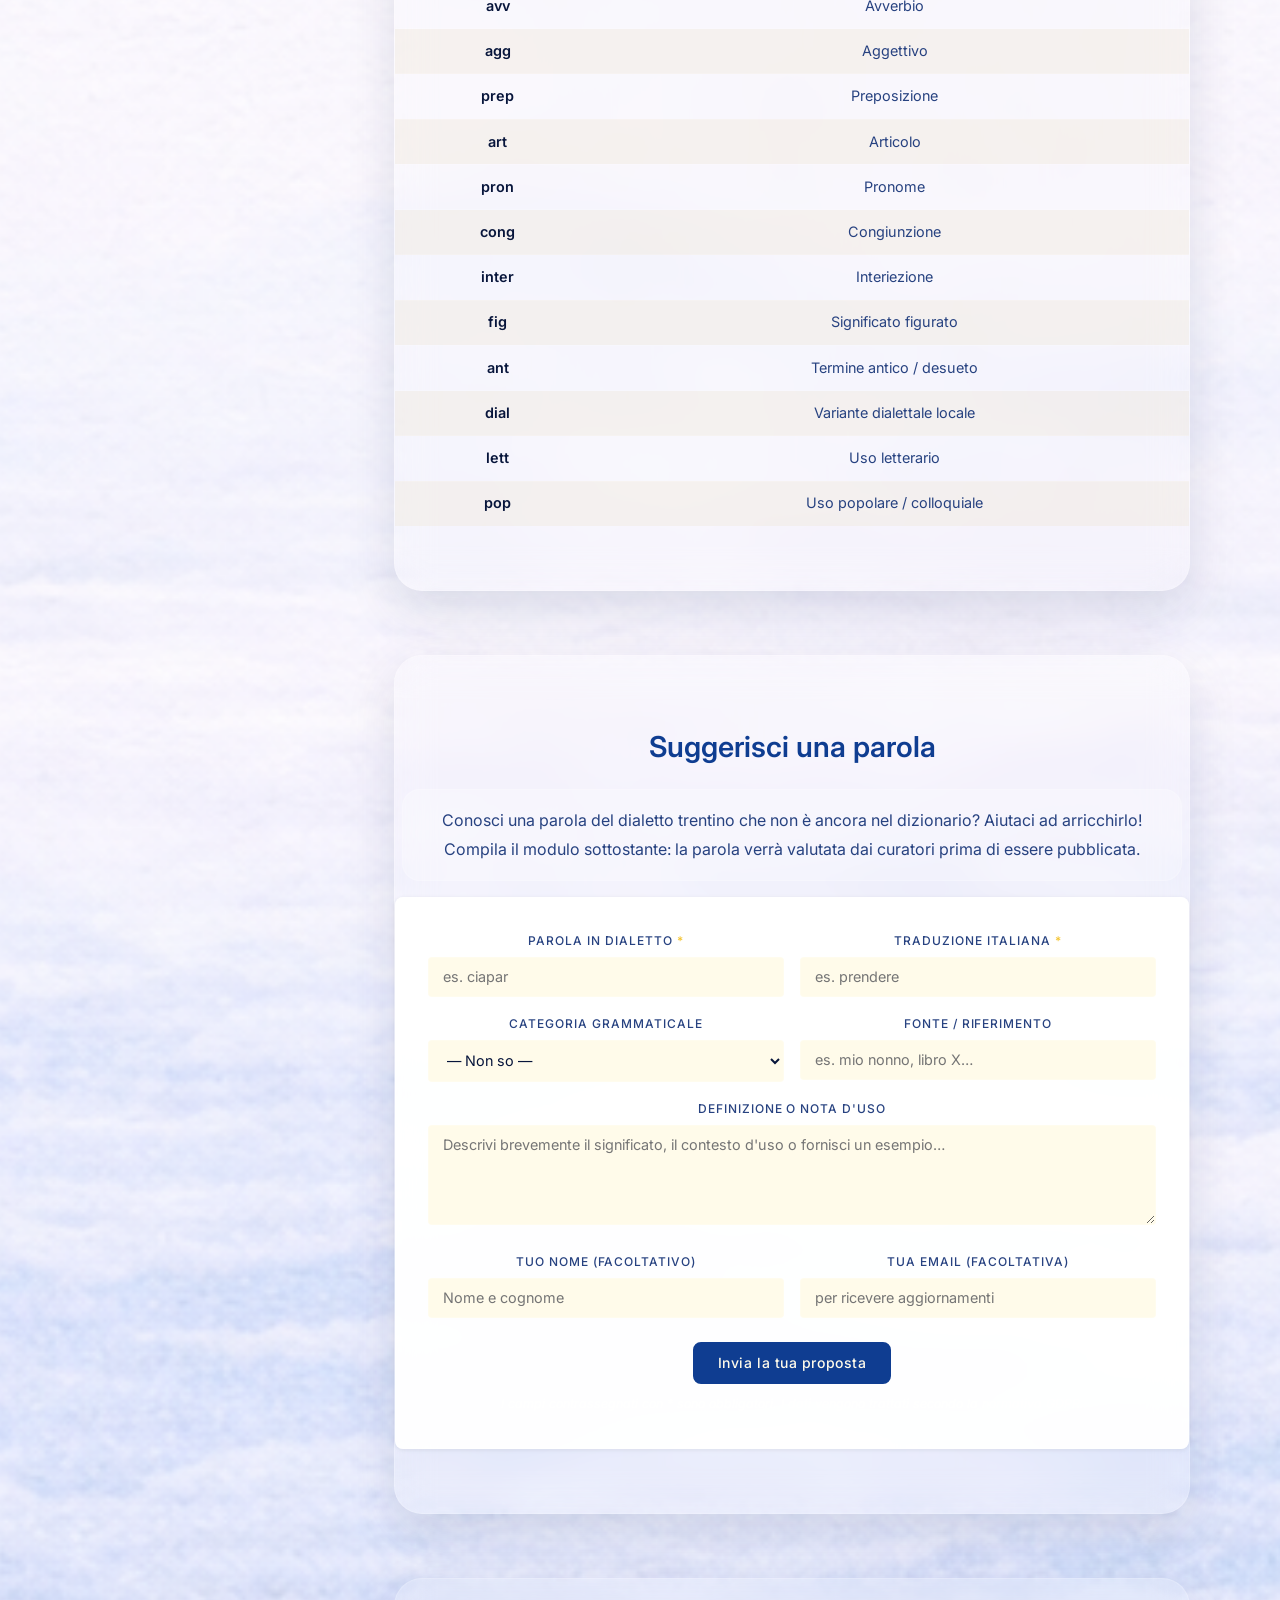
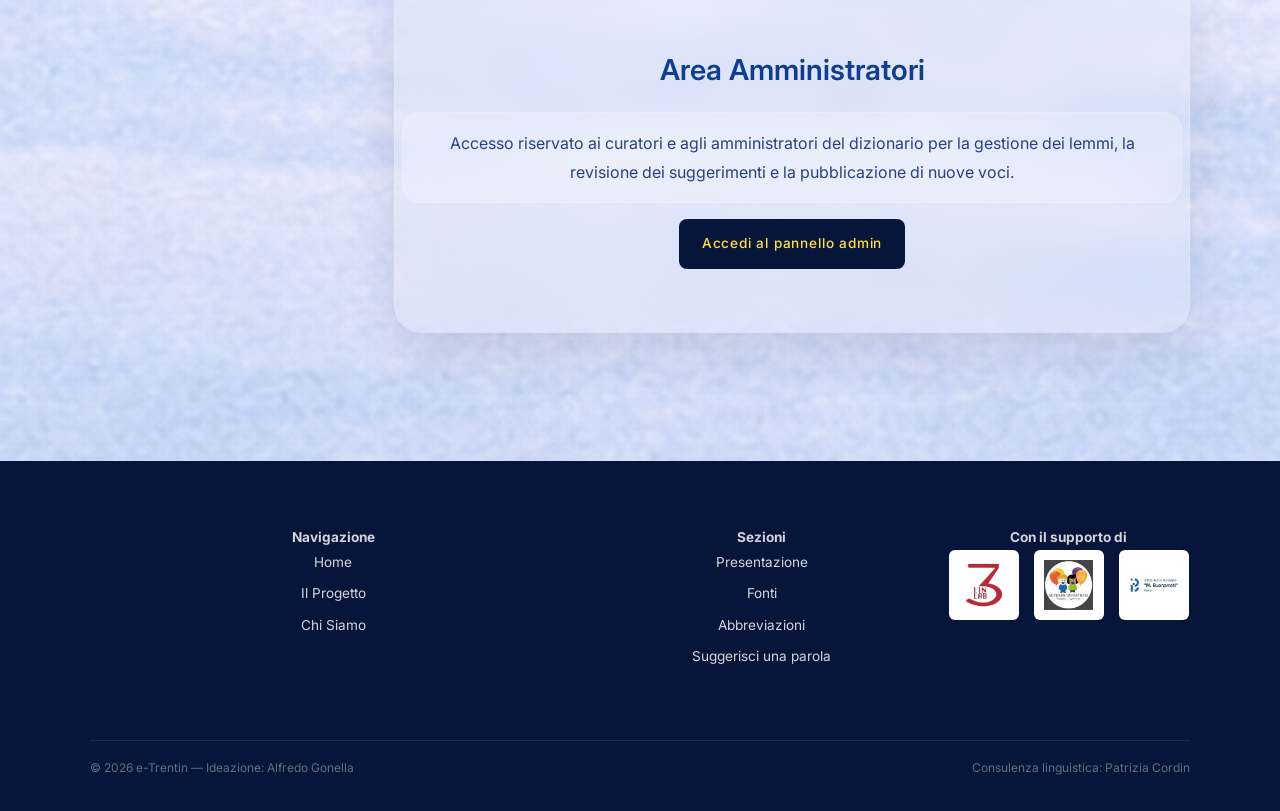
<file: SITO/progetto.html>
<!DOCTYPE html>
<html lang="it">
<head>
  <meta charset="UTF-8" />
  <meta name="viewport" content="width=device-width, initial-scale=1.0" />
  <meta name="description" content="Il progetto e-Trentin: presentazione, fonti, abbreviazioni, indicazioni per la ricerca e come suggerire una parola." />
  <title>Il Progetto | e-Trentin</title>

  <link rel="icon" href="data:image/svg+xml,<svg xmlns='http://www.w3.org/2000/svg' viewBox='0 0 100 100'><text y='.9em' font-size='90'>🏔</text></svg>" />

  <link rel="stylesheet" href="style.css" />
  <link rel="stylesheet" href="pagine-interne.css" />
</head>
<body>

  <!-- NAVBAR (identica su tutte le pagine) -->
  <nav id="navbar" role="navigation" aria-label="Navigazione principale">
    <div class="container nav-inner">
      <a href="index.html" class="nav-logo" aria-label="e-Trentin — torna alla home">
        <span class="logo-title">e-Trentin</span>
        <span class="logo-sub">Dizionario del dialetto</span>
      </a>
      <button id="nav-toggle" class="nav-toggle" aria-label="Apri menu" aria-expanded="false" aria-controls="nav-links">
        <span></span><span></span><span></span>
      </button>
      <ul id="nav-links" class="nav-links" role="menubar">
        <li role="none"><a href="index.html"     role="menuitem">Home</a></li>
        <li role="none"><a href="progetto.html"  role="menuitem" class="active">Il Progetto</a></li>
        <li role="none"><a href="chi-siamo.html" role="menuitem">Chi Siamo</a></li>
      </ul>
    </div>
  </nav>


  <!-- HERO PAGINA -->
  <header class="page-hero" role="banner">
    <div class="container header-content">
      <span class="page-hero-tag">e-Trentin</span>
      <h1 class="page-hero-title">Il Progetto</h1>
    </div>
  </header>


  <!-- CONTENUTO PRINCIPALE -->
  <main id="main-content">
    <div class="page-layout">

        <!-- ── SIDEBAR NAVIGAZIONE INTERNA ── -->
        <aside class="page-sidebar" aria-label="Sezioni della pagina">
          <nav aria-label="Contenuto pagina">
            <ul class="sidebar-nav">
              <li><a href="#presentazione">Presentazione</a></li>
              <li><a href="#fonti">Fonti</a></li>
              <li><a href="#indicazioni">Indicazioni per la ricerca</a></li>
              <li><a href="#abbreviazioni">Abbreviazioni</a></li>
              <li><a href="#suggerisci-parola">Suggerisci una parola</a></li>
              <li><a href="#admin" id="admin-link">Admin</a></li>
            </ul>
          </nav>
        </aside>


        <!-- ── CONTENUTO ── -->
        <div class="page-content">

          <!-- PRESENTAZIONE -->
          <section id="presentazione" class="content-section" aria-labelledby="pres-title">
            <h2 id="pres-title">
              Presentazione
            </h2>
            <p>
              Il progetto <strong>e-Trentin</strong> nasce dall'esigenza di documentare, conservare e rendere accessibile a tutti il ricco patrimonio lessicale del dialetto parlato a Trento e nel suo territorio. Il dialetto trentino, appartenente al gruppo dei dialetti settentrionali con forti influssi ladini e tedeschi, è un bene culturale vivo che merita di essere tramandato alle nuove generazioni.
            </p>
            <p>
              Il dizionario raccoglie lemmi con definizioni, classificazioni grammaticali, note d'uso ed esempi di contesto, arricchiti ove possibile da registrazioni audio della pronuncia originale.
            </p>
            <div class="highlight-box">
              <strong>La ricerca è bidirezionale:</strong> puoi cercare una parola in dialetto trentino per trovarne il significato in italiano, oppure partire dalla parola italiana per scoprire come si dice in trentino.
            </div>
          </section>


          <!-- FONTI -->
          <section id="fonti" class="content-section" aria-labelledby="fonti-title">
            <h2 id="fonti-title">
              Fonti
            </h2>
            <p>
              Il vocabolario è stato compilato attingendo a diverse fonti storiche e contemporanee:
            </p>
            <ul style="list-style: disc; padding-left: 1.5rem; color: var(--clr-mid); line-height: 2;">
              <li>Vocabolari e glossari dialettali trentini del XIX e XX secolo</li>
              <li>Archivi linguistici e registrazioni di parlanti nativi anziani</li>
              <li>Contributi diretti di parlanti della comunità trentina</li>
              <li>Ricerche linguistiche dell'Università degli Studi di Trento</li>
              <li>Documenti storici dell'Archivio Provinciale di Trento</li>
            </ul>
            <div class="highlight-box terracotta" style="margin-top:1.5rem;">
              <strong>Nota:</strong> Alcune voci sono ancora in fase di verifica e catalogazione. Il dizionario è in continuo aggiornamento grazie ai contributi della comunità.
            </div>
          </section>


          <!-- INDICAZIONI PER LA RICERCA -->
          <section id="indicazioni" class="content-section" aria-labelledby="ind-title">
            <h2 id="ind-title">
              Indicazioni per la ricerca
            </h2>
            <p>
              Per ottenere i migliori risultati, segui queste indicazioni:
            </p>

            <div class="highlight-box" style="margin-bottom:1rem;">
              <strong>Ricerca da dialetto a italiano:</strong>
              seleziona il pulsante <em>"Dialetto"</em> nella barra di ricerca, poi digita la parola trentina che vuoi cercare. Il sistema accetta anche ricerche parziali.
            </div>

            <div class="highlight-box" style="margin-bottom:1rem;">
              <strong>Ricerca da italiano a dialetto:</strong>
              seleziona il pulsante <em>"Italiano"</em> e digita la parola italiana. Il dizionario suggerirà tutti i corrispondenti in dialetto.
            </div>

            <div class="highlight-box">
              <strong>Sfoglia per lettera:</strong>
              usa la barra dell'alfabeto per visualizzare tutte le parole che iniziano con una determinata lettera.
            </div>

            <p style="margin-top:1.2rem;">
              Puoi inoltre <strong>filtrare i risultati</strong> per categoria grammaticale usando il menu a tendina (sostantivi, verbi, avverbi, nomi propri…).
            </p>
          </section>


          <!-- ABBREVIAZIONI -->
          <section id="abbreviazioni" class="content-section" aria-labelledby="abbr-title">
            <h2 id="abbr-title">
              <span class="section-icon" aria-hidden="true"></span>
              Abbreviazioni
            </h2>
            <p>Nella scheda di ogni parola vengono usate le seguenti abbreviazioni grammaticali:</p>

            <table id="abbr-table" class="abbr-table" aria-label="Tabella abbreviazioni">
              <thead>
                <tr>
                  <th scope="col">Sigla</th>
                  <th scope="col">Significato</th>
                </tr>
              </thead>
              <tbody>
                <tr><td>sm</td>   <td>Sostantivo maschile</td></tr>
                <tr><td>sf</td>   <td>Sostantivo femminile</td></tr>
                <tr><td>np</td>   <td>Nome proprio</td></tr>
                <tr><td>vb</td>   <td>Verbo</td></tr>
                <tr><td>avv</td>  <td>Avverbio</td></tr>
                <tr><td>agg</td>  <td>Aggettivo</td></tr>
                <tr><td>prep</td> <td>Preposizione</td></tr>
                <tr><td>art</td>  <td>Articolo</td></tr>
                <tr><td>pron</td> <td>Pronome</td></tr>
                <tr><td>cong</td> <td>Congiunzione</td></tr>
                <tr><td>inter</td><td>Interiezione</td></tr>
                <tr><td>fig</td>  <td>Significato figurato</td></tr>
                <tr><td>ant</td>  <td>Termine antico / desueto</td></tr>
                <tr><td>dial</td> <td>Variante dialettale locale</td></tr>
                <tr><td>lett</td> <td>Uso letterario</td></tr>
                <tr><td>pop</td> <td>Uso popolare / colloquiale</td></tr>
              </tbody>
            </table>
          </section>


          <!-- SUGGERISCI UNA PAROLA -->
          <section id="suggerisci-parola" class="content-section" aria-labelledby="sg-title">
            <h2 id="sg-title">
              Suggerisci una parola
            </h2>
            <p>
              Conosci una parola del dialetto trentino che non è ancora nel dizionario? Aiutaci ad arricchirlo! Compila il modulo sottostante: la parola verrà valutata dai curatori prima di essere pubblicata.
            </p>

            <div class="suggest-form">
              <form id="form-suggerisci" novalidate>
                <div class="form-grid">

                  <!-- Parola in dialetto -->
                  <div class="form-field">
                    <label for="sg-dialetto">Parola in dialetto <span style="color:var(--clr-terracotta)">*</span></label>
                    <input type="text" id="sg-dialetto" name="dialetto" placeholder="es. ciapar" required />
                  </div>

                  <!-- Traduzione italiana -->
                  <div class="form-field">
                    <label for="sg-italiano">Traduzione italiana <span style="color:var(--clr-terracotta)">*</span></label>
                    <input type="text" id="sg-italiano" name="italiano" placeholder="es. prendere" required />
                  </div>

                  <!-- Categoria -->
                  <div class="form-field">
                    <label for="sg-categoria">Categoria grammaticale</label>
                    <select id="sg-categoria" name="categoria">
                      <option value="">— Non so —</option>
                      <option value="sm">sm — Sostantivo maschile</option>
                      <option value="sf">sf — Sostantivo femminile</option>
                      <option value="np">np — Nome proprio</option>
                      <option value="vb">vb — Verbo</option>
                      <option value="avv">avv — Avverbio</option>
                      <option value="agg">agg — Aggettivo</option>
                    </select>
                  </div>

                  <!-- Fonte / Riferimento -->
                  <div class="form-field">
                    <label for="sg-fonte">Fonte / Riferimento</label>
                    <input type="text" id="sg-fonte" name="fonte" placeholder="es. mio nonno, libro X…" />
                  </div>

                  <!-- Definizione (a tutta larghezza) -->
                  <div class="form-field span-full">
                    <label for="sg-definizione">Definizione o nota d'uso</label>
                    <textarea id="sg-definizione" name="definizione" rows="3"
                      placeholder="Descrivi brevemente il significato, il contesto d'uso o fornisci un esempio…"></textarea>
                  </div>

                  <!-- Dati mittente -->
                  <div class="form-field">
                    <label for="sg-nome">Tuo nome (facoltativo)</label>
                    <input type="text" id="sg-nome" name="nome" placeholder="Nome e cognome" />
                  </div>

                  <div class="form-field">
                    <label for="sg-email">Tua email (facoltativa)</label>
                    <input type="email" id="sg-email" name="email" placeholder="per ricevere aggiornamenti" />
                  </div>

                  <!-- Pulsante invio -->
                  <div class="span-full" style="padding-top:.5rem;">
                    <button type="submit" class="btn btn-primary">
                      Invia la tua proposta
                    </button>
                    <p style="margin-top:.6rem; font-size:.78rem; color:var(--clr-light-text); font-style:italic;">
                      I campi contrassegnati con * sono obbligatori. I dati vengono trattati secondo la normativa GDPR.
                    </p>
                  </div>

                </div><!-- /.form-grid -->
              </form>

              <!-- Messaggio di conferma (mostrato da JS) -->
              <div id="form-success" class="form-success" role="alert" aria-live="polite"></div>
            </div>
          </section>


          <!-- ADMIN -->
          <section id="admin" class="content-section" aria-labelledby="admin-title">
            <h2 id="admin-title">
              Area Amministratori
            </h2>
            <p>
              Accesso riservato ai curatori e agli amministratori del dizionario per la gestione dei lemmi, la revisione dei suggerimenti e la pubblicazione di nuove voci.
            </p>
            <!-- Il click è gestito da progetto.js con richiesta password -->
            <a href="#" class="admin-link-box" id="admin-link-btn" role="button">
              Accedi al pannello admin
            </a>
          </section>

        </div><!-- /.page-content -->
      </div><!-- /.page-layout -->
    </main>


  <!-- FOOTER -->
  <footer id="site-footer" role="contentinfo">
    <div class="container">
      <div class="footer-grid">
        <div class="footer-col">
          <h4>Navigazione</h4>
          <ul>
            <li><a href="index.html">Home</a></li>
            <li><a href="progetto.html">Il Progetto</a></li>
            <li><a href="chi-siamo.html">Chi Siamo</a></li>
          </ul>
        </div>
        <div class="footer-col">
          <h4>Sezioni</h4>
          <ul>
            <li><a href="#presentazione">Presentazione</a></li>
            <li><a href="#fonti">Fonti</a></li>
            <li><a href="#abbreviazioni">Abbreviazioni</a></li>
            <li><a href="#suggerisci-parola">Suggerisci una parola</a></li>
          </ul>
        </div>
        <!-- Supporto -->
        <div class="footer-col">
          <h4>Con il supporto di</h4>
          <div class="footer-logos">
            <img src="Foto/logo3.png" alt="Logo 3" class="footer-logo">
            <img src="Foto/logoBilingualism.png" alt="Logo Bilingualism" class="footer-logo">
            <img src="Foto/logoBuonarroti.png" alt="Logo Buonarroti" class="footer-logo">
          </div>
        </div>
      </div>
      <div class="footer-bottom">
        <span>© <script>document.write(new Date().getFullYear())</script> e-Trentin — Ideazione: Alfredo Gonella</span>
        <span>Consulenza linguistica: Patrizia Cordin</span>
      </div>
    </div>
  </footer>


  <!-- SCRIPT -->
  <script src="main.js"></script>
  <script src="progetto.js"></script>
  <!-- Collega l'id corretto per admin -->
  <script>
    // Aggancia il click del link admin nella sidebar a quello del pulsante nel contenuto
    const sidebarAdmin = document.querySelector('.sidebar-nav a[href="#admin"]');
    const adminBtn     = document.getElementById('admin-link-btn');
    if (sidebarAdmin && adminBtn) {
      sidebarAdmin.addEventListener('click', (e) => {
        e.preventDefault();
        adminBtn.click();
      });
    }
  </script>

</body>
</html>
</file>
<file: SITO/style.css>
/* ============================================================
   e-Trentin — Dizionario del Dialetto di Trento
   Foglio di stile principale (style.css)
   ============================================================ */

/* ── Google Fonts ── */
@import url('https://fonts.googleapis.com/css2?family=Inter:wght@300;400;500&display=swap');

/* ── Variabili CSS (palette e tipografia) ── */
:root {
  /* Colori principali */
  --clr-cream:       #fffbea;       /* sfondo principale chiaro */
  --clr-parchment:   #f8f2d7;       /* sfondo secondario chiaro */
  --clr-forest:      #0f3d91;       /* blu profondo */
  --clr-forest-lt:   #2e5bbf;       /* blu più chiaro */
  --clr-terracotta:  #f4c430;       /* giallo sole */
  --clr-gold:        #ffde44;       /* giallo brillante */
  --clr-dark:        #07153b;       /* testo scuro */
  --clr-mid:         #274280;       /* testo medio */
  --clr-light-text:  rgba(255,255,255,.88); /* testo chiaro */
  --clr-border:      rgba(255,255,255,.16); /* bordi sottili */
  --clr-white:       rgba(255,255,255,.96);
  --clr-card:        rgba(255,255,255,.14);
  --clr-glass:       rgba(255,255,255,.16);
  --clr-glass-strong:rgba(255,255,255,.22);

  /* Tipografia */
  --font-display: 'Inter', sans-serif;
  --font-body:    'Inter', sans-serif;
  --font-ui:      'Inter', sans-serif;

  /* Spaziature */
  --space-xs:  0.25rem;
  --space-sm:  0.5rem;
  --space-md:  1rem;
  --space-lg:  2rem;
  --space-xl:  4rem;
  --space-xxl: 7rem;

  /* Raggi bordo */
  --radius-sm: 4px;
  --radius-md: 8px;
  --radius-lg: 16px;
  --radius-pill: 999px;

  /* Ombre */
  --shadow-sm:  0 1px 4px rgba(26,26,20,.08);
  --shadow-md:  0 4px 16px rgba(26,26,20,.12);
  --shadow-lg:  0 12px 40px rgba(26,26,20,.16);

  /* Transizioni */
  --transition: 0.25s ease;
}

/* ── Reset e base ── */
*, *::before, *::after {
  box-sizing: border-box;
  margin: 0;
  padding: 0;
}

html {
  font-size: 16px;
  scroll-behavior: smooth;
  min-height: 100%;
  background: transparent !important;
}

body {
  position: relative;
  font-family: var(--font-body);
  color: var(--clr-dark);
  font-size: 1.08rem;
  line-height: 1.85;
  min-height: 100%;
  background: transparent !important;
}

body::before {
  content: '';
  position: absolute;
  inset: 0;
  z-index: -1;
  background: url("./Foto/nuovoSfondo.png") center/cover scroll no-repeat;
  opacity: 1;
  pointer-events: none;
}

/* ── Accessibilità: focus visibile ── */
:focus-visible {
  outline: 2px solid var(--clr-terracotta);
  outline-offset: 3px;
}

/* ── Utilità generali ── */
.container {
  width: 90%;
  max-width: 1100px;
  margin: 0 auto;
}

.visually-hidden {
  position: absolute;
  width: 1px; height: 1px;
  overflow: hidden;
  clip: rect(0 0 0 0);
  white-space: nowrap;
}

/* ── NAVBAR ── */
#navbar {
  position: sticky;
  top: 0;
  z-index: 100;
  background: rgba(6,21,59,.93);
  backdrop-filter: blur(12px);
  border-bottom: 2px solid var(--clr-terracotta);
  box-shadow: var(--shadow-md);
}

.nav-inner {
  display: flex;
  align-items: center;
  justify-content: space-between;
  padding: 0.85rem 0;
}

.nav-links a {
  color: rgba(255,255,255,.85);
}

.nav-links a:hover,
.nav-links a.active {
  background: rgba(244,196,48,.15);
  color: var(--clr-terracotta);
}

.nav-toggle span {
  background: var(--clr-terracotta);
}

/* Logo testuale nella navbar */
.nav-logo {
  text-decoration: none;
  display: flex;
  flex-direction: column;
  line-height: 1.1;
}

.nav-logo .logo-title {
  font-family: var(--font-display);
  font-style: italic;
  font-weight: 400;
  color: var(--clr-gold);
  font-size: 1.3rem;
  letter-spacing: 0.02em;
}

.nav-logo .logo-sub {
  font-family: var(--font-ui);
  font-size: 0.65rem;
  font-weight: 300;
  color: rgba(255,255,255,.82);
  letter-spacing: 0.12em;
  text-transform: uppercase;
}

/* Voci di navigazione */
.nav-links {
  display: flex;
  align-items: center;
  gap: 0.25rem;
  list-style: none;
}

.nav-links a {
  display: block;
  padding: 0.5rem 1rem;
  font-family: var(--font-ui);
  font-weight: 500;
  font-size: 0.85rem;
  letter-spacing: 0.08em;
  text-transform: uppercase;
  color: rgba(245,240,232,.85);
  text-decoration: none;
  border-radius: var(--radius-sm);
  transition: background var(--transition), color var(--transition);
}

.nav-links a:hover,
.nav-links a.active {
  background: rgba(244,196,48,.18);
  color: var(--clr-gold);
}

/* Hamburger per mobile */
.nav-toggle {
  display: none;
  flex-direction: column;
  gap: 5px;
  background: none;
  border: none;
  cursor: pointer;
  padding: 0.4rem;
}

.nav-toggle span {
  display: block;
  width: 24px;
  height: 2px;
  background: var(--clr-gold);
  border-radius: 2px;
  transition: transform var(--transition), opacity var(--transition);
}

/* Stato aperto hamburger */
.nav-toggle.open span:nth-child(1) { transform: translateY(7px) rotate(45deg); }
.nav-toggle.open span:nth-child(2) { opacity: 0; }
.nav-toggle.open span:nth-child(3) { transform: translateY(-7px) rotate(-45deg); }

/* ── HEADER HERO ── */
#site-header {
  background-image:
    linear-gradient(160deg, rgba(41,104,204,.68) 0%, rgba(90,140,220,.58) 100%),
    url("Foto/nuovoSfondo.png");
  background-position: center;
  background-repeat: no-repeat;
  background-size: cover;
  background-attachment: fixed;
  padding: var(--space-xl) 0 var(--space-lg);
  min-height: 520px;
  text-align: center;
  position: relative;
  overflow: hidden;
}

/* Decorative overlay for readability */
#site-header::before {
  content: '';
  position: absolute;
  inset: 0;
  background: radial-gradient(circle at 25% 25%, rgba(255,255,255,.22), transparent 20%),
              radial-gradient(circle at 80% 30%, rgba(255,255,255,.14), transparent 18%),
              linear-gradient(180deg, rgba(7,30,76,.06) 0%, rgba(7,30,76,.18) 100%);
  pointer-events: none;
}

.header-content {
  position: relative;
  z-index: 1;
  max-width: 760px;
  margin: 0 auto;
  padding: 2rem 1.5rem 2.5rem;
  background: rgba(4,19,60,.40);
  border-radius: 28px;
  border: 1px solid rgba(255,255,255,.10);
  backdrop-filter: blur(16px);
}

.header-pretitle {
  font-family: var(--font-ui);
  font-size: 0.78rem;
  font-weight: 400;
  letter-spacing: 0.22em;
  text-transform: uppercase;
  color: rgba(255,255,255,.90);
  margin-bottom: var(--space-sm);
  text-shadow: 0 3px 12px rgba(0,0,0,.3);
}

.site-title {
  font-family: var(--font-display);
  font-size: clamp(3rem, 8vw, 5.5rem);
  font-weight: 700;
  color: #ffffff;
  line-height: 1.02;
  letter-spacing: -0.03em;
  text-shadow: 0 10px 30px rgba(0,0,0,.35);
}

.site-title em {
  color: var(--clr-gold);
  font-style: italic;
}

.site-subtitle {
  font-family: var(--font-body);
  font-size: clamp(1rem, 2.2vw, 1.25rem);
  font-style: normal;
  color: rgba(255,255,255,.95);
  margin-top: 0.75rem;
  letter-spacing: 0.02em;
  text-shadow: 0 4px 18px rgba(0,0,0,.28);
}

/* ── SEZIONI GENERICHE ── */
section {
  padding: var(--space-xl) 0;
}

.content-section {
  background: rgba(255,255,255,.12);
  border: 1px solid rgba(255,255,255,.16);
  border-radius: 28px;
  padding: calc(var(--space-xl) + 0.5rem);
  box-shadow: 0 18px 50px rgba(3,24,70,.12);
  backdrop-filter: blur(18px);
  margin-bottom: var(--space-xl);
}

.content-section p,
.content-section ul,
.content-section ol,
.content-section .highlight-box,
.team-card,
.card,
.search-wrapper,
.suggest-form,
.form-field input,
.form-field select,
.form-field textarea {
  color: var(--clr-dark);
}

.content-section > p {
  background: rgba(255,255,255,.22);
  border-radius: 18px;
  padding: 1rem 1.2rem;
  border: 1px solid rgba(255,255,255,.16);
  line-height: 1.9;
  max-width: 860px;
  margin: 0 auto 1.4rem;
}

.section-title {
  font-family: var(--font-display);
  font-size: clamp(1.5rem, 4vw, 2.2rem);
  font-weight: 600;
  color: var(--clr-forest);
  margin-bottom: var(--space-md);
  position: relative;
  display: inline-block;
}

/* Sottolineatura decorativa */
.section-title::after {
  content: '';
  display: block;
  width: 50%;
  height: 3px;
  background: linear-gradient(90deg, var(--clr-terracotta), transparent);
  margin-top: 6px;
  border-radius: var(--radius-pill);
}

.section-title.centered {
  display: block;
  text-align: center;
}

.section-title.centered::after {
  margin: 8px auto 0;
}

/* ── CARD GENERICA ── */
.card {
  background: var(--clr-card);
  border: 1px solid rgba(255,255,255,.18);
  border-radius: var(--radius-lg);
  padding: var(--space-lg);
  box-shadow: 0 18px 35px rgba(3,24,70,.1);
  transition: box-shadow var(--transition), transform var(--transition);
  backdrop-filter: blur(16px);
}

.card:hover {
  box-shadow: 0 22px 52px rgba(3,24,70,.14);
  transform: translateY(-3px);
}

.highlight-box {
  background: linear-gradient(135deg, rgba(244,196,48,.14), rgba(255,255,255,.12));
  border: 1px solid rgba(255,255,255,.18);
  border-left: 4px solid var(--clr-terracotta);
  border-radius: var(--radius-lg);
  padding: var(--space-lg);
  margin: var(--space-md) 0;
  backdrop-filter: blur(18px);
}

.highlight-box.terracotta {
  background: linear-gradient(135deg, rgba(244,196,48,.12), rgba(15,61,145,.1));
  border-color: rgba(244,196,48,.4);
  border-left-color: var(--clr-terracotta);
}

.search-wrapper {
  max-width: 720px;
  margin: 0 auto;
  text-align: center;
  padding: var(--space-lg);
  border-radius: 28px;
  background: rgba(255,255,255,.16);
  border: 1px solid rgba(255,255,255,.18);
  box-shadow: 0 30px 70px rgba(3,24,70,.15);
  backdrop-filter: blur(18px);
}

/* ── BADGE / CHIP ── */
.badge {
  display: inline-block;
  font-family: var(--font-ui);
  font-size: 0.7rem;
  font-weight: 500;
  letter-spacing: 0.06em;
  text-transform: uppercase;
  padding: 2px 8px;
  border-radius: var(--radius-pill);
  background: var(--clr-parchment);
  color: var(--clr-mid);
  border: 1px solid var(--clr-border);
}

.badge.verb     { background: #e8f0e8; color: #2d5a2d; border-color: #b0d0b0; }
.badge.noun-m   { background: #e8eef8; color: #1e3a6e; border-color: #a8c0e0; }
.badge.noun-f   { background: #f8eaed; color: #7a1a2e; border-color: #e0a8b8; }
.badge.adv      { background: #f8f0e0; color: #6e4a00; border-color: #e0c880; }
.badge.prop     { background: #f0e8f8; color: #4a1a7a; border-color: #c8a0e0; }

/* ── PULSANTI ── */
.btn {
  display: inline-flex;
  align-items: center;
  gap: var(--space-sm);
  font-family: var(--font-ui);
  font-weight: 500;
  font-size: 0.875rem;
  letter-spacing: 0.04em;
  padding: 0.65rem 1.4rem;
  border-radius: var(--radius-md);
  border: 2px solid transparent;
  cursor: pointer;
  text-decoration: none;
  transition: all var(--transition);
  white-space: nowrap;
}

.btn-primary {
  background: var(--clr-forest);
  color: var(--clr-cream);
  border-color: var(--clr-forest);
}

.btn-primary:hover {
  background: var(--clr-forest-lt);
  border-color: var(--clr-forest-lt);
}

.btn-accent {
  background: var(--clr-terracotta);
  color: var(--clr-white);
  border-color: var(--clr-terracotta);
}

.btn-accent:hover {
  background: #a04a28;
  border-color: #a04a28;
}

.btn-outline {
  background: transparent;
  color: var(--clr-forest);
  border-color: var(--clr-forest);
}

.btn-outline:hover {
  background: var(--clr-forest);
  color: var(--clr-cream);
}

/* ── FOOTER ── */
#site-footer {
  background: var(--clr-dark);
  color: rgba(255,255,255,.82);
  padding: var(--space-xl) 0 var(--space-lg);
  font-family: var(--font-ui);
  font-size: 0.85rem;
}

.footer-grid {
  display: grid;
  grid-template-columns: 2fr 1fr 1fr;
  gap: var(--space-xl);
  margin-bottom: var(--space-xl);
}

.footer-brand .logo-title {
  font-family: var(--font-display);
  font-style: italic;
  font-size: 1.8rem;
  color: var(--clr-gold);
}

.footer-brand p {
  margin-top: var(--space-sm);
  line-height: 1.6;
  color: rgba(255,255,255,.78);
}

.footer-col {
  text-align: center;
}

.footer-col ul {
  list-style: none;
}

.footer-col ul li {
  margin-bottom: 0.4rem;
}

.footer-col a {
  color: rgba(255,255,255,.82);
  text-decoration: none;
  transition: color var(--transition);
}

.footer-col a:hover {
  color: var(--clr-gold);
}

.footer-bottom {
  border-top: 1px solid rgba(255,255,255,.1);
  padding-top: var(--space-md);
  display: flex;
  justify-content: space-between;
  align-items: center;
  flex-wrap: wrap;
  gap: var(--space-sm);
  color: rgba(245,240,232,.4);
  font-size: 0.75rem;
}

.footer-logos {
  display: flex;
  gap: 15px;
  align-items: center;
  justify-content: center;
}

.footer-logo {
  width: 70px;
  height: 70px;
  object-fit: contain;
  background: white;
  padding: 10px;
  border-radius: 6px;
}

/* ── ANIMAZIONI ── */
@keyframes fadeInUp {
  from { opacity: 0; transform: translateY(20px); }
  to   { opacity: 1; transform: translateY(0); }
}

@keyframes fadeIn {
  from { opacity: 0; }
  to   { opacity: 1; }
}

.animate-fade-up {
  animation: fadeInUp 0.6s ease both;
}

.animate-fade {
  animation: fadeIn 0.5s ease both;
}

/* Ritardi per stagger */
.delay-1 { animation-delay: 0.1s; }
.delay-2 { animation-delay: 0.2s; }
.delay-3 { animation-delay: 0.3s; }
.delay-4 { animation-delay: 0.4s; }

/* ── RESPONSIVE ── */
@media (max-width: 768px) {
  /* Navbar mobile */
  .nav-toggle {
    display: flex;
  }

  .nav-links {
    display: none;
    position: absolute;
    top: 100%;
    left: 0; right: 0;
    background: rgba(30,50,30,.98);
    flex-direction: column;
    align-items: stretch;
    padding: var(--space-md);
    gap: 0.1rem;
    border-bottom: 2px solid var(--clr-gold);
  }

  .nav-links.open {
    display: flex;
  }

  .nav-links a {
    padding: 0.75rem 1rem;
    font-size: 0.95rem;
  }

  /* Footer mobile */
  .footer-grid {
    grid-template-columns: 1fr;
    gap: var(--space-lg);
  }

  .footer-bottom {
    flex-direction: column;
    align-items: flex-start;
    gap: var(--space-md);
  }

  .footer-logos {
    gap: 10px;
  }

  .footer-logo {
    width: 60px;
    height: 60px;
    padding: 8px;
  }
}

@media (max-width: 480px) {
  .footer-bottom {
    flex-direction: column;
    text-align: center;
  }
}
</file>
<file: SITO/home.css>
/* ============================================================
   e-Trentin — CSS specifico per la pagina HOME (home.css)
   ============================================================ */

/* ── SEZIONE RICERCA PRINCIPALE ── */
#cerca {
  padding: var(--space-xl) 0;
  background: transparent;
}

.search-wrapper {
  max-width: 720px;
  margin: 0 auto;
  text-align: center;
  padding: var(--space-lg);
  border-radius: 28px;
  background: rgba(255,255,255,.95);
  border: 1px solid rgba(39,66,128,.16);
  box-shadow: 0 30px 70px rgba(3,24,70,.18);
  backdrop-filter: blur(18px);
}

.search-intro {
  font-family: var(--font-ui);
  font-size: 0.8rem;
  letter-spacing: 0.14em;
  text-transform: uppercase;
  color: var(--clr-dark);
  margin-bottom: var(--space-md);
}

/* Toggle direzione ricerca */
.search-direction {
  display: inline-flex;
  align-items: center;
  gap: var(--space-sm);
  background: rgba(255,255,255,.09);
  border: 1px solid rgba(255,255,255,.18);
  border-radius: var(--radius-pill);
  padding: 4px;
  margin-bottom: var(--space-md);
  font-family: var(--font-ui);
  font-size: 0.8rem;
}

.search-direction .dir-btn {
  padding: 0.35rem 1rem;
  border-radius: var(--radius-pill);
  border: none;
  background: none;
  cursor: pointer;
  font-family: inherit;
  font-size: inherit;
  color: var(--clr-mid);
  transition: all var(--transition);
}

.search-direction .dir-btn.active {
  background: var(--clr-forest);
  color: var(--clr-cream);
}

.search-direction .dir-arrow {
  color: var(--clr-dark);
  font-size: 1rem;
}

/* Input di ricerca */
.search-box {
  display: flex;
  gap: var(--space-sm);
  margin-bottom: var(--space-md);
  position: relative;
}

.search-input {
  flex: 1;
  padding: 0.95rem 1.3rem;
  font-family: var(--font-body);
  font-size: 1.05rem;
  border: 2px solid rgba(255,255,255,.18);
  border-radius: var(--radius-md);
  background: rgba(255,255,255,.9);
  color: var(--clr-dark);
  transition: border-color var(--transition), box-shadow var(--transition);
}

.search-input:focus {
  outline: none;
  border-color: var(--clr-forest);
  box-shadow: 0 0 0 4px rgba(15,61,145,.12);
}

.search-input::placeholder {
  color: rgba(39,66,128,.48);
  font-style: italic;
}

.search-btn {
  padding: 0.95rem 1.6rem;
  background: var(--clr-terracotta);
  color: var(--clr-dark);
  border: none;
  border-radius: var(--radius-md);
  cursor: pointer;
  font-size: 1.05rem;
  transition: background var(--transition), transform 0.1s;
  flex-shrink: 0;
}

.search-btn:hover   { background: #f7d633; }
.search-btn:active  { transform: scale(.96); }

/* Filtro per categoria */
.filter-row {
  display: flex;
  align-items: center;
  gap: var(--space-sm);
  flex-wrap: wrap;
  justify-content: center;
  margin-bottom: var(--space-md);
}

.filter-label {
  font-family: var(--font-ui);
  font-size: 0.78rem;
  font-weight: 500;
  letter-spacing: 0.08em;
  text-transform: uppercase;
  color: var(--clr-dark);
}

.filter-select {
  padding: 0.55rem 0.95rem;
  font-family: var(--font-ui);
  font-size: 0.85rem;
  border: 1px solid rgba(255,255,255,.18);
  border-radius: var(--radius-pill);
  background: rgba(255,255,255,.92);
  color: var(--clr-dark);
  cursor: pointer;
  transition: border-color var(--transition);
  appearance: none;
  background-image: url("data:image/svg+xml,%3Csvg xmlns='http://www.w3.org/2000/svg' width='10' height='6'%3E%3Cpath d='M0 0l5 6 5-6z' fill='%23274b97'/%3E%3C/svg%3E");
  background-repeat: no-repeat;
  background-position: right 10px center;
  padding-right: 2rem;
}

.filter-select:focus {
  outline: none;
  border-color: var(--clr-forest);
}

/* Suggerimenti autocomplete */
.autocomplete-dropdown {
  position: absolute;
  top: calc(100% + 4px);
  left: 0;
  right: 60px; /* larghezza del pulsante cerca + gap */
  background: rgba(255,255,255,.96);
  border: 1px solid rgba(255,255,255,.18);
  border-radius: var(--radius-md);
  box-shadow: var(--shadow-lg);
  z-index: 50;
  max-height: 280px;
  overflow-y: auto;
  display: none;
}

.autocomplete-dropdown.visible {
  display: block;
  animation: fadeInUp 0.15s ease both;
}

.autocomplete-item {
  display: flex;
  align-items: center;
  justify-content: space-between;
  padding: 0.6rem 1rem;
  cursor: pointer;
  font-family: var(--font-body);
  font-size: 0.95rem;
  transition: background var(--transition);
  border-bottom: 1px solid var(--clr-border);
}

.autocomplete-item:last-child { border-bottom: none; }
.autocomplete-item:hover { background: rgba(255,255,255,.12); }

.autocomplete-item .item-word {
  font-weight: 500;
  color: var(--clr-dark);
}

.autocomplete-item .item-translation {
  font-size: 0.8rem;
  color: var(--clr-light-text);
  font-style: italic;
}

/* ── ALFABETO ── */
#alfabeto {
  padding: var(--space-lg) 0;
  background: rgba(255,255,255,.12);
  border-top: 1px solid rgba(255,255,255,.18);
  border-bottom: 1px solid rgba(255,255,255,.18);
}

.alphabet-nav {
  display: flex;
  flex-wrap: wrap;
  gap: 6px;
  justify-content: center;
}

.alpha-btn {
  width: 34px;
  height: 34px;
  display: flex;
  align-items: center;
  justify-content: center;
  font-family: var(--font-display);
  font-size: 1rem;
  font-weight: 600;
  color: var(--clr-forest);
  background: var(--clr-white);
  border: 1px solid var(--clr-border);
  border-radius: var(--radius-sm);
  cursor: pointer;
  text-decoration: none;
  transition: all var(--transition);
}

.alpha-btn:hover,
.alpha-btn.active {
  background: var(--clr-forest);
  color: var(--clr-gold);
  border-color: var(--clr-forest);
}

/* ── RISULTATI RICERCA ── */
#risultati {
  padding: var(--space-lg) 0;
}

.results-header {
  display: flex;
  align-items: center;
  justify-content: space-between;
  margin-bottom: var(--space-md);
  flex-wrap: wrap;
  gap: var(--space-sm);
}

.results-count {
  font-family: var(--font-ui);
  font-size: 0.85rem;
  color: var(--clr-light-text);
}

/* Lista risultati */
.results-list {
  display: flex;
  flex-direction: column;
  gap: var(--space-sm);
}

.result-card {
  background: var(--clr-white);
  border: 1px solid var(--clr-border);
  border-left: 4px solid var(--clr-forest);
  border-radius: var(--radius-md);
  padding: 1rem 1.2rem;
  cursor: pointer;
  transition: all var(--transition);
  display: flex;
  align-items: flex-start;
  gap: 1rem;
}

.result-card:hover {
  border-left-color: var(--clr-terracotta);
  box-shadow: var(--shadow-md);
  transform: translateX(4px);
}

.result-card .word-main {
  font-family: var(--font-display);
  font-size: 1.2rem;
  font-weight: 600;
  color: var(--clr-dark);
  min-width: 130px;
}

.result-card .word-badges {
  display: flex;
  flex-wrap: wrap;
  gap: 4px;
  align-items: center;
}

.result-card .word-def {
  flex: 1;
  font-size: 0.9rem;
  color: var(--clr-mid);
  font-style: italic;
}

/* Modale dettaglio parola */
.word-modal-overlay {
  position: fixed;
  inset: 0;
  background: rgba(26,26,20,.6);
  backdrop-filter: blur(4px);
  z-index: 200;
  display: flex;
  align-items: center;
  justify-content: center;
  padding: var(--space-md);
  opacity: 0;
  pointer-events: none;
  transition: opacity var(--transition);
}

.word-modal-overlay.open {
  opacity: 1;
  pointer-events: all;
}

.word-modal {
  background: var(--clr-cream);
  border-radius: var(--radius-lg);
  max-width: 620px;
  width: 100%;
  max-height: 85vh;
  overflow-y: auto;
  box-shadow: var(--shadow-lg);
  padding: var(--space-xl);
  position: relative;
  transform: translateY(30px);
  transition: transform var(--transition);
}

.word-modal-overlay.open .word-modal {
  transform: translateY(0);
}

.modal-close {
  position: absolute;
  top: 1rem; right: 1rem;
  background: none;
  border: none;
  font-size: 1.5rem;
  cursor: pointer;
  color: var(--clr-light-text);
  transition: color var(--transition);
  line-height: 1;
}

.modal-close:hover { color: var(--clr-dark); }

.modal-word-title {
  font-family: var(--font-display);
  font-size: 2.4rem;
  font-weight: 700;
  color: var(--clr-dark);
  margin-bottom: 0.25rem;
}

.modal-word-phonetic {
  font-family: var(--font-ui);
  font-size: 0.85rem;
  color: black;
  margin-bottom: var(--space-sm);
}

.modal-section {
  margin-top: var(--space-md);
  padding-top: var(--space-md);
  border-top: 1px solid var(--clr-border);
}

.modal-section h3 {
  font-family: var(--font-ui);
  font-size: 0.75rem;
  font-weight: 500;
  letter-spacing: 0.12em;
  text-transform: uppercase;
  color: black;
  margin-bottom: 0.4rem;
}

.modal-section p, .modal-section ul {
  font-size: 0.95rem;
  color: var(--clr-mid);
}

/* Pulsante audio */
.audio-btn {
  display: inline-flex;
  align-items: center;
  gap: 0.4rem;
  padding: 0.4rem 1rem;
  background: rgba(255,255,255,.12);
  border: 1px solid rgba(255,255,255,.18);
  border-radius: var(--radius-pill);
  cursor: pointer;
  font-family: var(--font-ui);
  font-size: 0.8rem;
  color: var(--clr-dark);
  transition: all var(--transition);
  margin-top: 0.5rem;
}

.audio-btn:hover {
  background: var(--clr-forest);
  color: var(--clr-cream);
  border-color: var(--clr-forest);
}

/* ── PAROLA DEL GIORNO ── */
#parola-giorno {
  background: linear-gradient(135deg, rgba(2,9,34,.95) 0%, rgba(15,61,145,.95) 100%);
  color: var(--clr-cream);
  padding: var(--space-xl) 0;
  text-align: center;
  position: relative;
  overflow: hidden;
}

#parola-giorno::before {
  content: '';
  position: absolute;
  inset: 0;
  background: rgba(0,0,0,.22);
  pointer-events: none;
}

.parola-giorno-inner {
  position: relative;
  z-index: 1;
  max-width: 640px;
  margin: 0 auto;
  padding: var(--space-lg) var(--space-md);
  background: rgba(255,255,255,.08);
  border-radius: 24px;
  border: 1px solid rgba(255,255,255,.16);
  backdrop-filter: blur(16px);
}

.pdg-label {
  font-family: var(--font-ui);
  font-size: 0.78rem;
  letter-spacing: 0.2em;
  text-transform: uppercase;
  color: var(--clr-gold);
  margin-bottom: var(--space-sm);
}

.pdg-word {
  font-family: var(--font-display);
  font-size: clamp(2.75rem, 8vw, 4.25rem);
  font-weight: 700;
  font-style: italic;
  color: #ffffff;
  line-height: 1.05;
  text-shadow: 0 8px 30px rgba(0,0,0,.35);
  margin-bottom: var(--space-sm);
}

.pdg-translation {
  font-family: var(--font-body);
  font-size: 1.15rem;
  color: rgba(255,255,255,.92);
  font-style: normal;
  margin-bottom: var(--space-md);
}

#pdg-definition {
  color: rgba(255,255,255,.82) !important;
  font-size: 1rem;
}

/* ── NUMERI DEL DIZIONARIO ── */
#numeri {
  background: rgba(255,255,255,.08);
  padding: var(--space-xl) 0;
}

.stats-grid {
  display: grid;
  grid-template-columns: repeat(auto-fit, minmax(140px, 1fr));
  gap: var(--space-md);
  text-align: center;
}

.stat-item {
  padding: var(--space-lg) var(--space-md);
  background: rgba(255,255,255,.14);
  border-radius: var(--radius-lg);
  border: 1px solid rgba(255,255,255,.18);
  box-shadow: var(--shadow-sm);
}

.stat-number {
  font-family: var(--font-display);
  font-size: 2.8rem;
  font-weight: 700;
  color: var(--clr-forest);
  line-height: 1;
  display: block;
}

.stat-label {
  font-family: var(--font-ui);
  font-size: 0.9rem;
  font-weight: 500;
  letter-spacing: 0.1em;
  text-transform: uppercase;
  color: var(--clr-dark);
  margin-top: 0.4rem;
  display: block;
}

/* ── PAROLE PIÙ CERCATE ── */
#piu-cercate {
  padding: var(--space-xl) 0;
}

.trending-grid {
  display: flex;
  flex-wrap: wrap;
  gap: var(--space-sm);
  margin-top: var(--space-md);
}

.trending-chip {
  display: inline-flex;
  align-items: center;
  gap: 0.3rem;
  padding: 0.4rem 0.9rem;
  background: var(--clr-white);
  border: 1px solid var(--clr-border);
  border-radius: var(--radius-pill);
  font-family: var(--font-body);
  font-size: 0.88rem;
  color: var(--clr-mid);
  cursor: pointer;
  text-decoration: none;
  transition: all var(--transition);
}

.trending-chip:hover {
  background: var(--clr-forest);
  color: var(--clr-cream);
  border-color: var(--clr-forest);
}

.trending-chip .trend-rank {
  font-family: var(--font-ui);
  font-size: 0.68rem;
  color: var(--clr-terracotta);
  font-weight: 700;
}

/* ── LINK E CONTATTI ── */
#link-contatti {
  background: rgba(255,255,255,.08);
  padding: var(--space-xl) 0;
}

.link-contatti-grid {
  display: grid;
  grid-template-columns: 2fr 1fr;
  gap: var(--space-xl);
}

.external-links-list {
  list-style: none;
}

.external-links-list li {
  padding: 0.5rem 0;
  border-bottom: 1px dashed rgba(255,255,255,.18);
}

.external-links-list li:last-child { border-bottom: none; }

.external-links-list a {
  color: var(--clr-forest);
  text-decoration: none;
  font-size: 0.9rem;
  display: flex;
  align-items: center;
  gap: 0.4rem;
  transition: color var(--transition);
}

.external-links-list a:hover { color: var(--clr-forest-lt); }

/* Form contatti */
.contact-form {
  display: flex;
  flex-direction: column;
  gap: var(--space-sm);
}

.form-field {
  display: flex;
  flex-direction: column;
  gap: 4px;
}

.form-field label {
  font-family: var(--font-ui);
  font-size: 0.75rem;
  font-weight: 500;
  letter-spacing: 0.08em;
  text-transform: uppercase;
  color: var(--clr-mid);
}

.form-field input,
.form-field textarea {
  padding: 0.6rem 0.9rem;
  font-family: var(--font-body);
  font-size: 0.9rem;
  border: 1px solid var(--clr-border);
  border-radius: var(--radius-sm);
  background: var(--clr-white);
  color: var(--clr-dark);
  transition: border-color var(--transition);
  resize: vertical;
}

.form-field input:focus,
.form-field textarea:focus {
  outline: none;
  border-color: var(--clr-forest);
}

/* ── LOGHI ── */
#loghi {
  padding: var(--space-lg) 0;
  border-top: 1px solid var(--clr-border);
}

.loghi-row {
  display: flex;
  align-items: center;
  justify-content: center;
  flex-wrap: wrap;
  gap: var(--space-xl);
  opacity: 0.7;
}

.logo-placeholder {
  width: 100px;
  height: 50px;
  background: var(--clr-border);
  border-radius: var(--radius-sm);
  display: flex;
  align-items: center;
  justify-content: center;
  font-family: var(--font-ui);
  font-size: 0.7rem;
  color: var(--clr-light-text);
  text-transform: uppercase;
  letter-spacing: 0.1em;
}

/* ── RESPONSIVE HOME ── */
@media (max-width: 768px) {
  .link-contatti-grid {
    grid-template-columns: 1fr;
  }

  .result-card {
    flex-direction: column;
    gap: 0.5rem;
  }

  .result-card .word-main {
    min-width: unset;
  }

  .search-box {
    flex-direction: column;
  }

  .search-btn {
    width: 100%;
    justify-content: center;
  }

  .autocomplete-dropdown {
    right: 0;
  }
}
</file>
<file: SITO/pagine-interne.css>
/* ============================================================
   e-Trentin — CSS per le pagine PROGETTO e CHI SIAMO
   (pagine-interne.css)
   ============================================================ */

/* ── HERO PAGINE INTERNE ── */
.page-hero {
  background: linear-gradient(160deg, rgba(24,66,139,.88) 0%, rgba(50,99,177,.78) 100%);
  padding: var(--space-xl) 0 var(--space-xxl);
  text-align: center;
  position: relative;
  overflow: hidden;
}

/* Decorazione onde */
.page-hero::before {
  content: '';
  position: absolute;
  bottom: 0; left: 0; right: 0;
  height: 70px;
  background: rgba(255,255,255,.12);
  clip-path: ellipse(60% 100% at 50% 100%);
}

.page-hero-tag {
  font-family: var(--font-ui);
  font-size: 0.72rem;
  letter-spacing: 0.2em;
  text-transform: uppercase;
  color: var(--clr-gold);
  margin-bottom: var(--space-sm);
  display: block;
}

.page-hero-title {
  font-family: var(--font-display);
  font-size: clamp(2rem, 6vw, 3.5rem);
  font-weight: 700;
  color: var(--clr-cream);
  line-height: 1.1;
}

/* ── LAYOUT PAGINA CON SIDEBAR ── */
.page-layout {
  display: grid;
  grid-template-columns: 240px 1fr;
  gap: var(--space-xl);
  padding: var(--space-xl) 0;
  align-items: start;
  width: 90%;
  max-width: 1100px;
  margin: 0 auto;
}

/* Sidebar navigazione interna */
.page-sidebar {
  position: sticky;
  top: 80px; /* sotto la navbar */
}

.sidebar-nav {
  list-style: none;
  background: var(--clr-white);
  border: 1px solid var(--clr-border);
  border-radius: var(--radius-md);
  overflow: hidden;
}

.sidebar-nav li a {
  display: block;
  padding: 0.75rem 1.2rem;
  font-family: var(--font-ui);
  font-size: 0.85rem;
  font-weight: 400;
  color: var(--clr-mid);
  text-decoration: none;
  border-left: 3px solid transparent;
  transition: all var(--transition);
  border-bottom: 1px solid var(--clr-border);
}

.sidebar-nav li:last-child a { border-bottom: none; }

.sidebar-nav li a:hover,
.sidebar-nav li a.active {
  color: var(--clr-forest);
  border-left-color: var(--clr-forest);
  background: var(--clr-parchment);
  padding-left: 1.5rem;
}

/* ── CONTENUTO PAGINE ── */
.page-content {
  min-width: 0; /* evita overflow in grid */
  max-width: 960px;
  margin: 0 auto;
}

/* Sezione articolo */
.content-section {
  padding: var(--space-xl) 0;
  border-bottom: 1px solid var(--clr-border);
  scroll-margin-top: 90px; /* offset per la navbar sticky */
  text-align: center;
}

.content-section p,
.content-section ul,
.content-section ol,
.content-section .highlight-box,
.content-section table,
.page-content > .highlight-box,
.page-content > .team-grid {
  max-width: 880px;
  margin-left: auto;
  margin-right: auto;
}

.content-section:last-child { border-bottom: none; }

.content-section h2 {
  font-family: var(--font-display);
  font-size: 1.8rem;
  font-weight: 600;
  color: var(--clr-forest);
  margin-bottom: var(--space-md);
  display: flex;
  align-items: center;
  justify-content: center;
  gap: 0.6rem;
}

.content-section h2 .section-icon {
  font-size: 1.4rem;
}

.content-section p {
  font-size: 1rem;
  line-height: 1.8;
  color: var(--clr-mid);
  margin-bottom: var(--space-md);
  max-width: 780px;
  margin-left: auto;
  margin-right: auto;
  text-align: center;
}

.content-section p:last-child { margin-bottom: 0; }

/* ── BLOCCO EVIDENZIATO ── */
.highlight-box {
  background: linear-gradient(135deg, rgba(244,196,48,.14), rgba(255,255,255,.12));
  border: 1px solid rgba(255,255,255,.18);
  border-left: 4px solid var(--clr-terracotta);
  border-radius: var(--radius-lg);
  padding: var(--space-lg);
  margin: var(--space-md) 0;
  backdrop-filter: blur(16px);
}

.highlight-box.terracotta {
  background: linear-gradient(135deg, rgba(244,196,48,.12), rgba(15,61,145,.1));
  border-color: rgba(244,196,48,.4);
  border-left-color: var(--clr-terracotta);
}

/* ── TABELLA ABBREVIAZIONI ── */
.abbr-table {
  width: 100%;
  border-collapse: collapse;
  font-size: 0.9rem;
  margin-top: var(--space-md);
}

.abbr-table th {
  background: var(--clr-forest);
  color: var(--clr-cream);
  padding: 0.6rem 1rem;
  text-align: left;
  font-family: var(--font-ui);
  font-size: 0.75rem;
  font-weight: 500;
  letter-spacing: 0.08em;
  text-transform: uppercase;
}

.abbr-table th:first-child { border-radius: var(--radius-sm) 0 0 0; }
.abbr-table th:last-child  { border-radius: 0 var(--radius-sm) 0 0; }

.abbr-table td {
  padding: 0.55rem 1rem;
  border-bottom: 1px solid var(--clr-border);
  color: var(--clr-mid);
  vertical-align: top;
}

.abbr-table tr:last-child td { border-bottom: none; }

.abbr-table tr:nth-child(even) td {
  background: rgba(237,229,211,.35);
}

.abbr-table td:first-child {
  font-family: var(--font-display);
  font-weight: 600;
  color: var(--clr-dark);
  white-space: nowrap;
}

/* ── FORM SUGGERISCI PAROLA ── */
#suggerisci-parola .suggest-form {
  background: var(--clr-white);
  border: 1px solid var(--clr-border);
  border-radius: var(--radius-md);
  padding: var(--space-lg);
  box-shadow: var(--shadow-sm);
}

.form-grid {
  display: grid;
  grid-template-columns: 1fr 1fr;
  gap: var(--space-md);
}

.form-grid .span-full {
  grid-column: 1 / -1;
}

.form-field label {
  display: block;
  font-family: var(--font-ui);
  font-size: 0.75rem;
  font-weight: 500;
  letter-spacing: 0.08em;
  text-transform: uppercase;
  color: var(--clr-mid);
  margin-bottom: 5px;
}

.form-field input,
.form-field select,
.form-field textarea {
  width: 100%;
  padding: 0.65rem 0.9rem;
  font-family: var(--font-body);
  font-size: 0.9rem;
  border: 1px solid var(--clr-border);
  border-radius: var(--radius-sm);
  background: var(--clr-cream);
  color: var(--clr-dark);
  transition: border-color var(--transition), box-shadow var(--transition);
}

.form-field input:focus,
.form-field select:focus,
.form-field textarea:focus {
  outline: none;
  border-color: var(--clr-forest);
  box-shadow: 0 0 0 3px rgba(15,61,145,.12);
}

.form-field textarea {
  resize: vertical;
  min-height: 100px;
}

/* Messaggio di successo invio */
.form-success {
  display: none;
  align-items: center;
  gap: var(--space-sm);
  padding: var(--space-md);
  background: rgba(15,61,145,.08);
  border: 1px solid rgba(15,61,145,.24);
  border-radius: var(--radius-md);
  color: var(--clr-forest);
  font-family: var(--font-ui);
  font-size: 0.9rem;
  margin-top: var(--space-md);
}

.form-success.visible { display: flex; }

/* ── ADMIN LINK ── */
.admin-link-box {
  display: inline-flex;
  align-items: center;
  gap: 0.6rem;
  padding: 0.75rem 1.4rem;
  background: var(--clr-dark);
  color: var(--clr-gold);
  border-radius: var(--radius-md);
  font-family: var(--font-ui);
  font-size: 0.85rem;
  font-weight: 500;
  text-decoration: none;
  letter-spacing: 0.06em;
  transition: background var(--transition);
}

.admin-link-box:hover {
  background: var(--clr-forest);
  color: var(--clr-gold);
}

/* ── CHI SIAMO — TEAM CARDS ── */
.team-grid {
  display: flex;
  flex-wrap: wrap;
  gap: var(--space-md);
  margin-top: var(--space-md);
  justify-content: center;
}

.team-card {
  background: var(--clr-white);
  border: 1px solid var(--clr-border);
  border-radius: var(--radius-md);
  padding: var(--space-lg);
  box-shadow: var(--shadow-sm);
  transition: box-shadow var(--transition), transform var(--transition);
  text-align: center;
}

.team-card:hover {
  box-shadow: var(--shadow-md);
  transform: translateY(-3px);
}

.team-card-role {
  font-family: var(--font-ui);
  font-size: 0.68rem;
  font-weight: 500;
  letter-spacing: 0.14em;
  text-transform: uppercase;
  color: var(--clr-terracotta);
  margin-bottom: 0.4rem;
}

.team-card-name {
  font-family: var(--font-display);
  font-size: 1.1rem;
  font-weight: 600;
  color: var(--clr-dark);
  line-height: 1.3;
}

.team-card-name + .team-card-name {
  margin-top: 0.2rem;
}

.team-card-detail {
  margin-top: 0.6rem;
  font-size: 0.82rem;
  color: var(--clr-light-text);
  font-style: italic;
  line-height: 1.5;
}

/* Card speciale scuola */
.team-card.school {
  border-left: 4px solid var(--clr-gold);
  grid-column: 1 / -1;
}

.team-card.school .team-card-name {
  font-size: 1rem;
}

/* ── RESPONSIVE PAGINE INTERNE ── */
@media (max-width: 900px) {
  .page-layout {
    grid-template-columns: 1fr;
  }

  .page-sidebar {
    position: static;
  }

  /* Rendi la sidebar una riga orizzontale */
  .sidebar-nav {
    display: flex;
    overflow-x: auto;
    border-radius: var(--radius-pill);
    -webkit-overflow-scrolling: touch;
  }

  .sidebar-nav li {
    flex-shrink: 0;
  }

  .sidebar-nav li a {
    border-bottom: none;
    border-left: none;
    border-bottom: 3px solid transparent;
    white-space: nowrap;
    padding: 0.7rem 1rem;
  }

  .sidebar-nav li a:hover,
  .sidebar-nav li a.active {
    border-left: none;
    border-bottom-color: var(--clr-forest);
    padding-left: 1rem;
  }
}

@media (max-width: 600px) {
  .form-grid {
    grid-template-columns: 1fr;
  }
}
</file>
